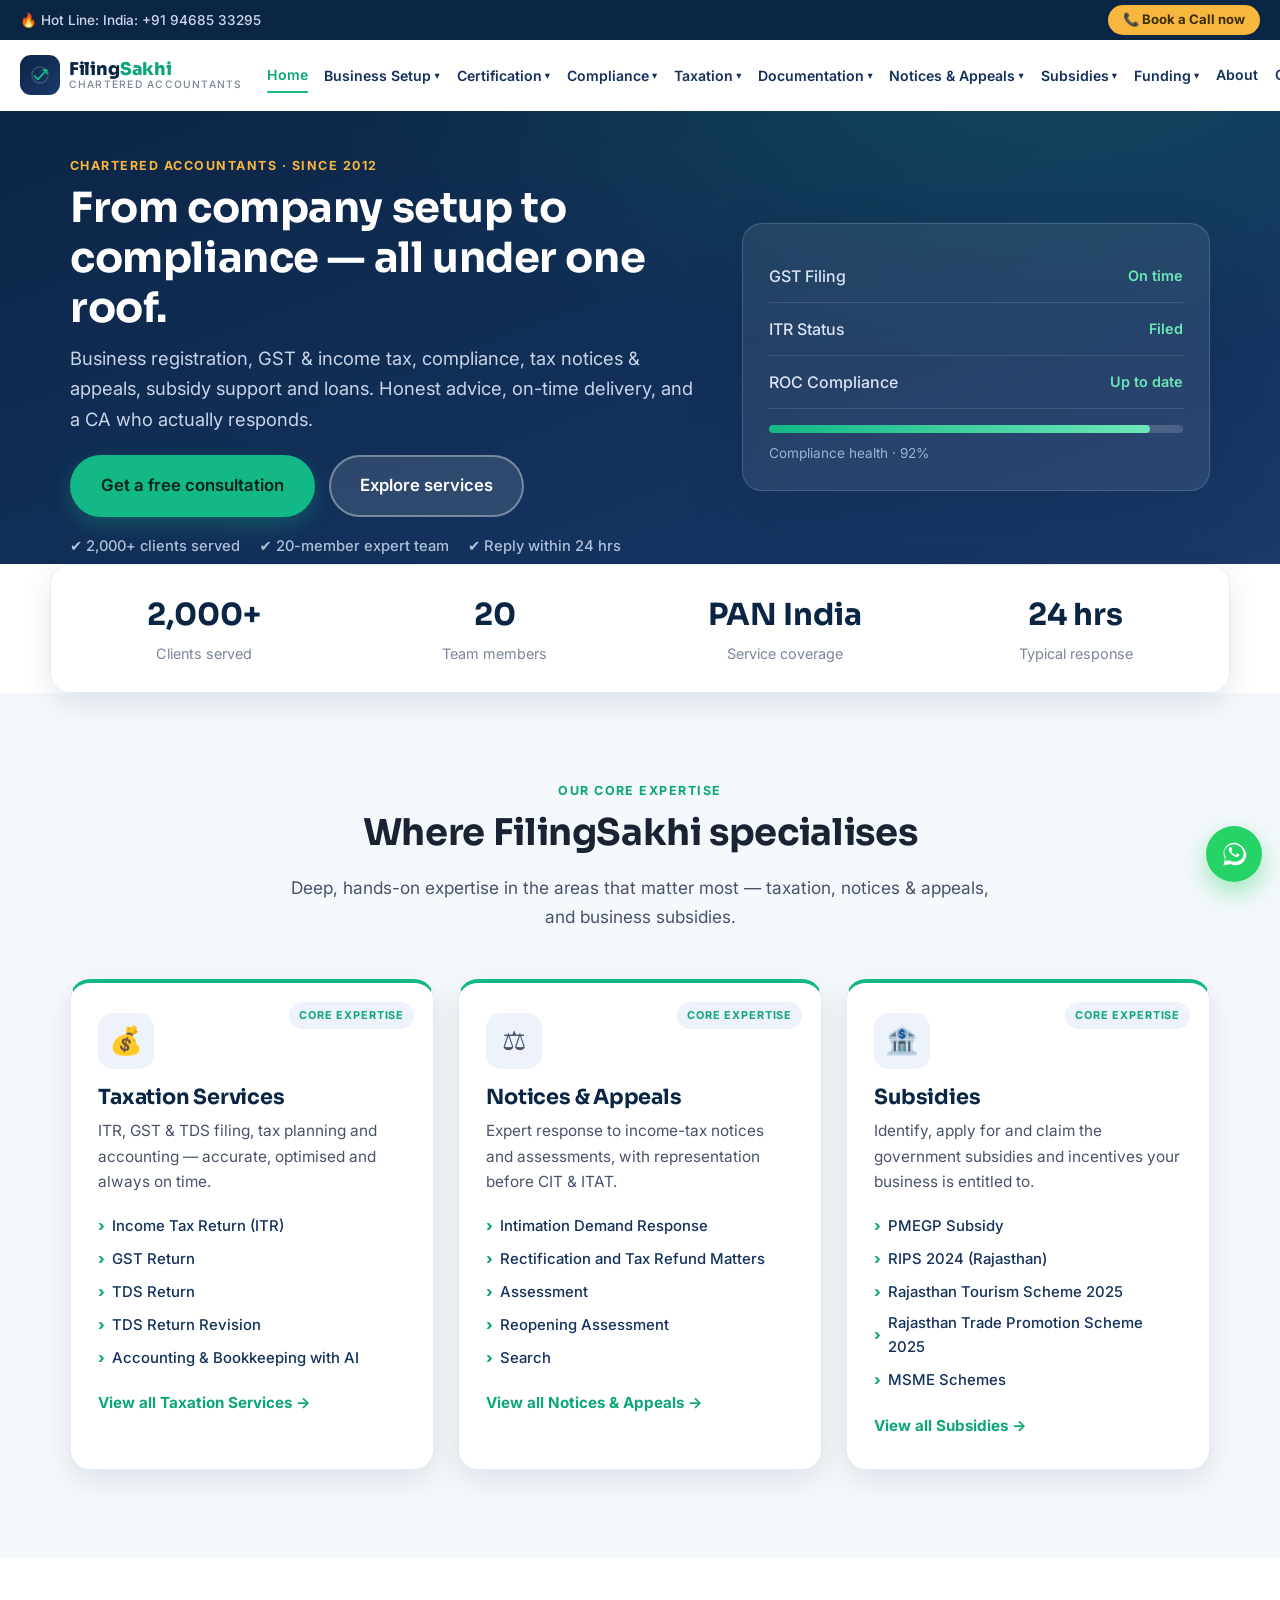
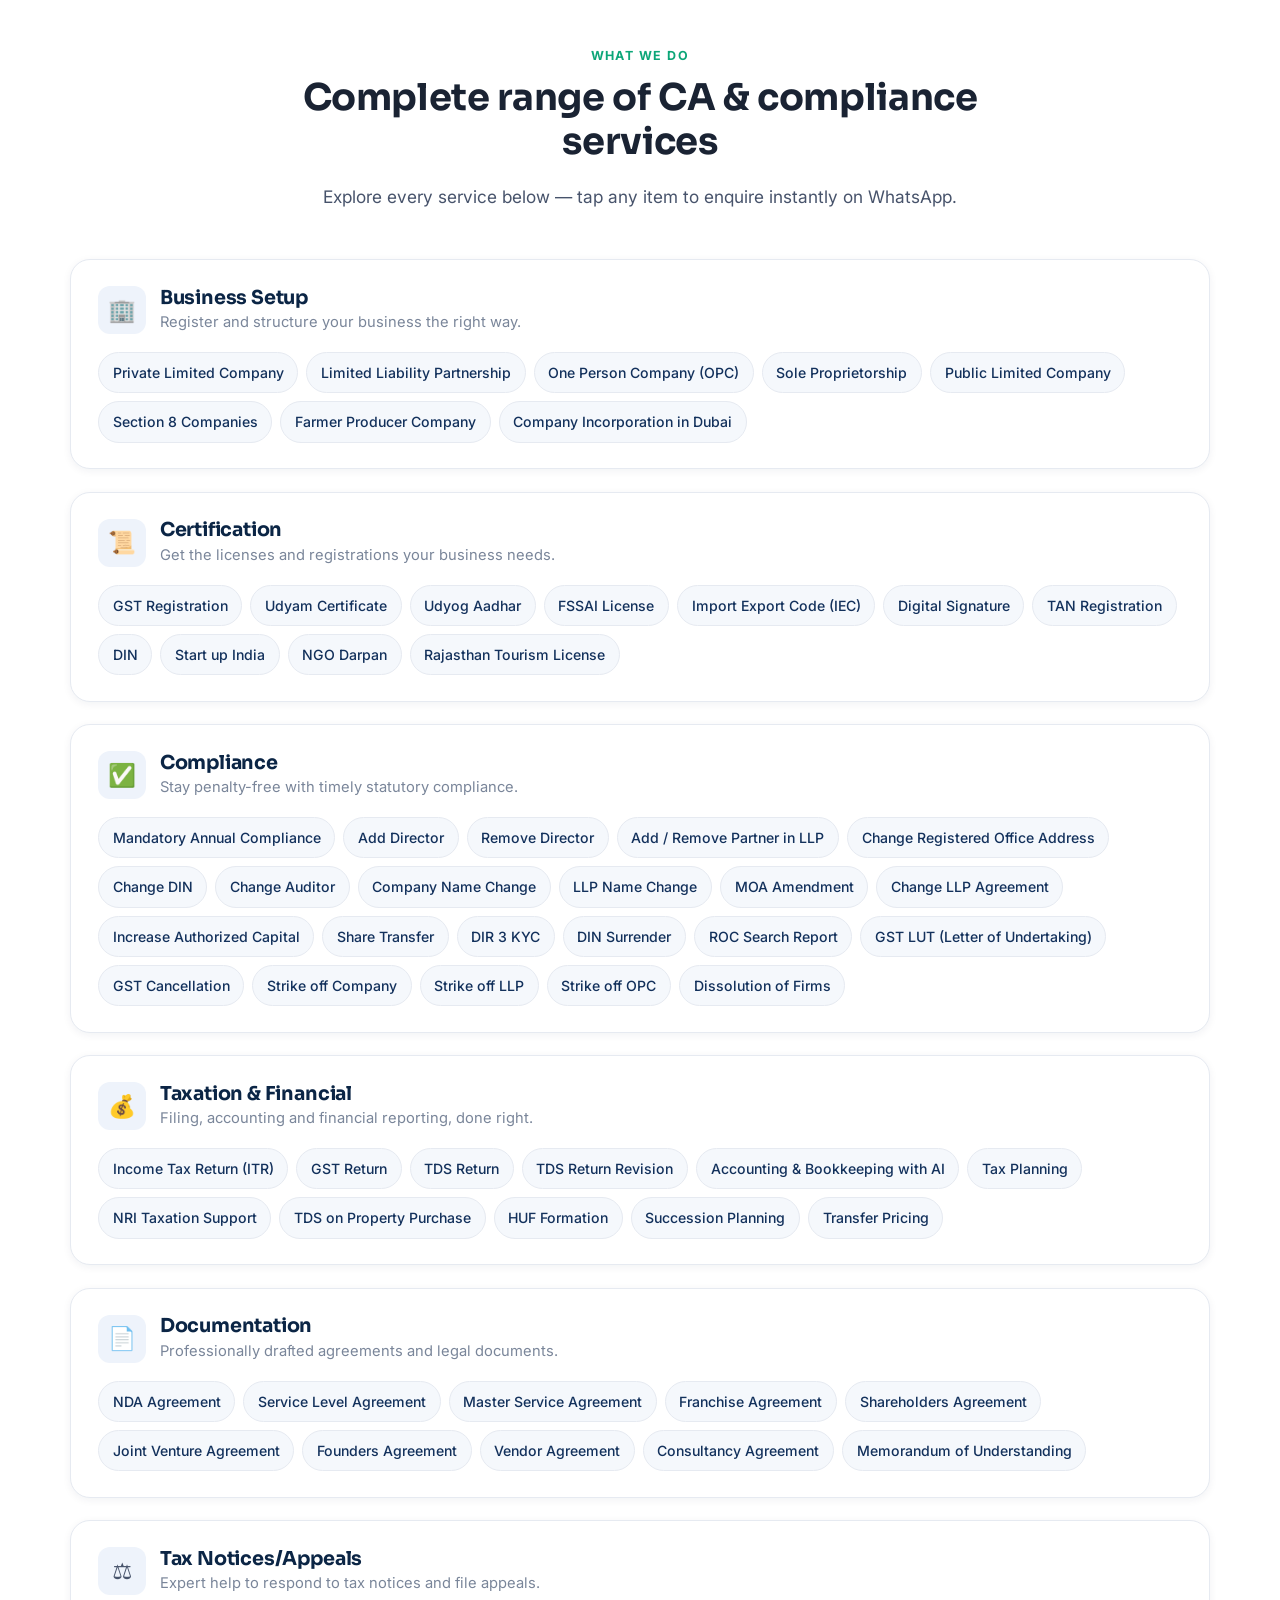
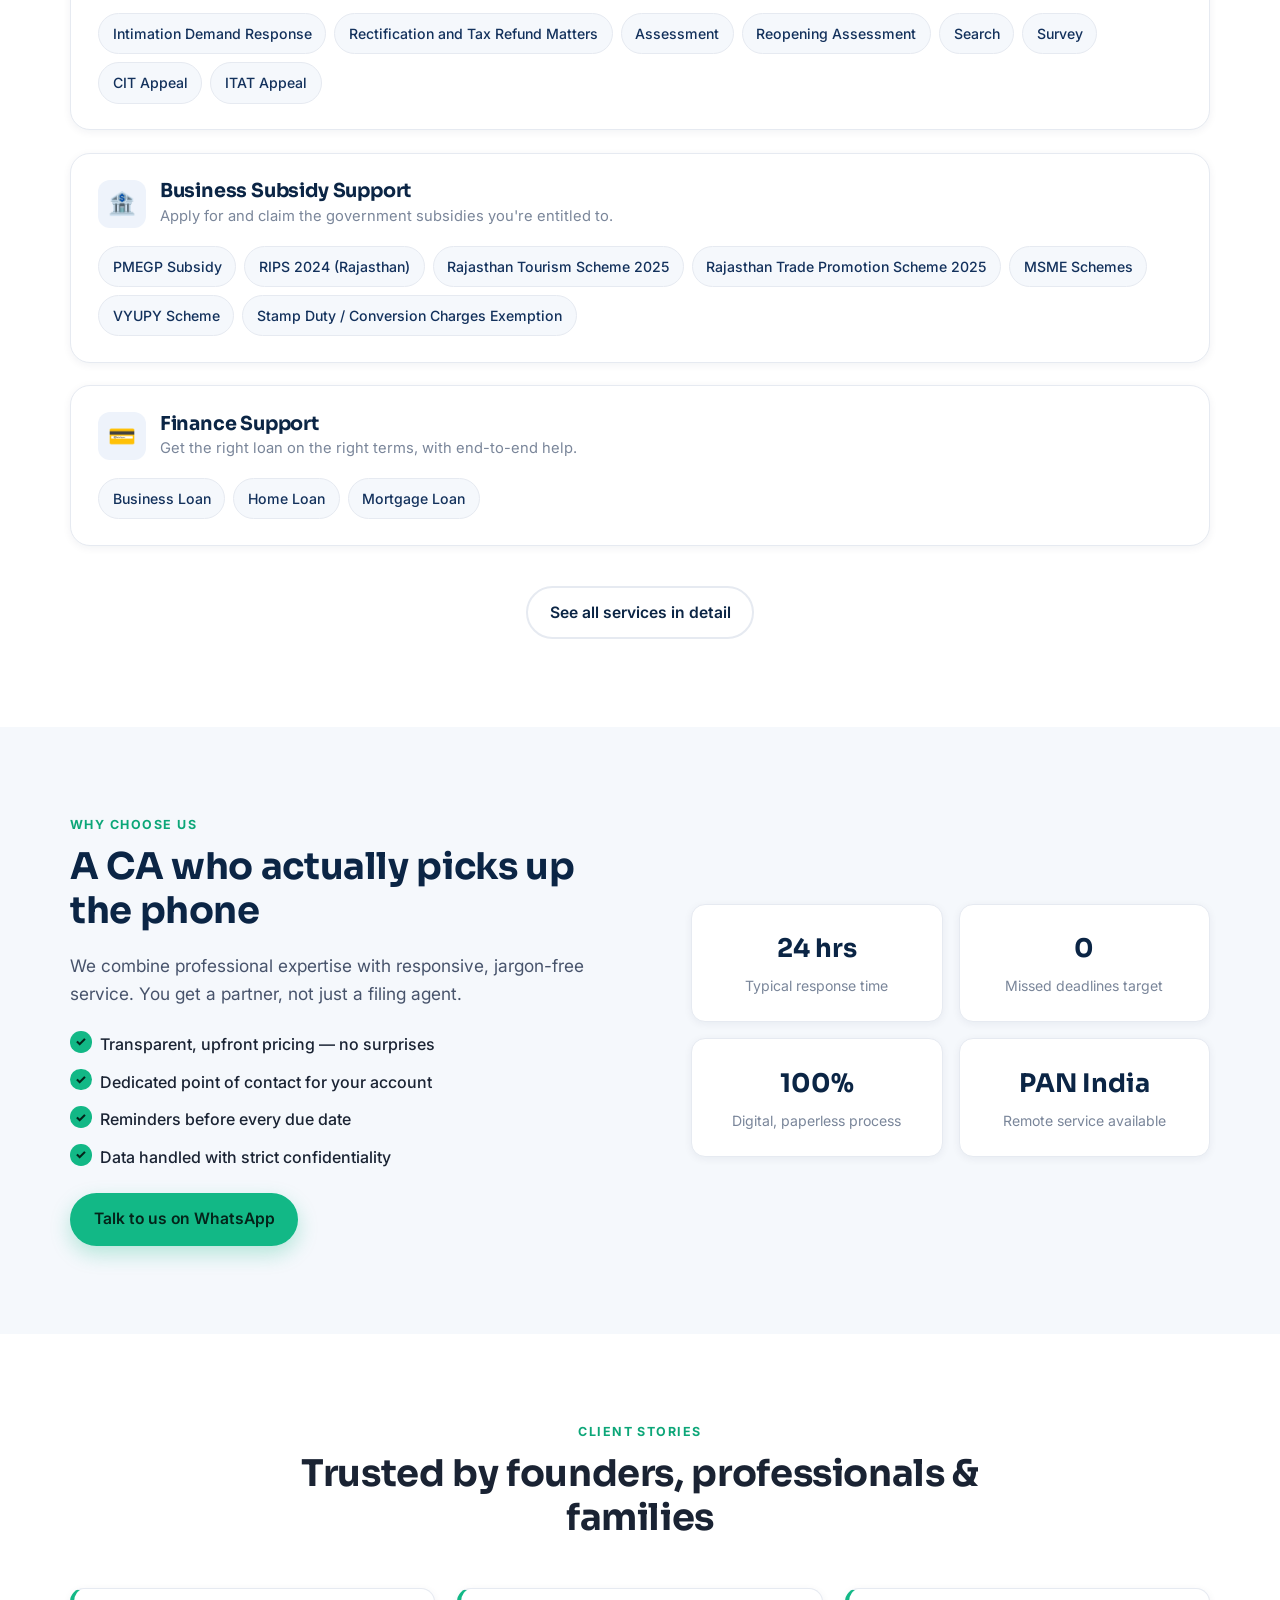
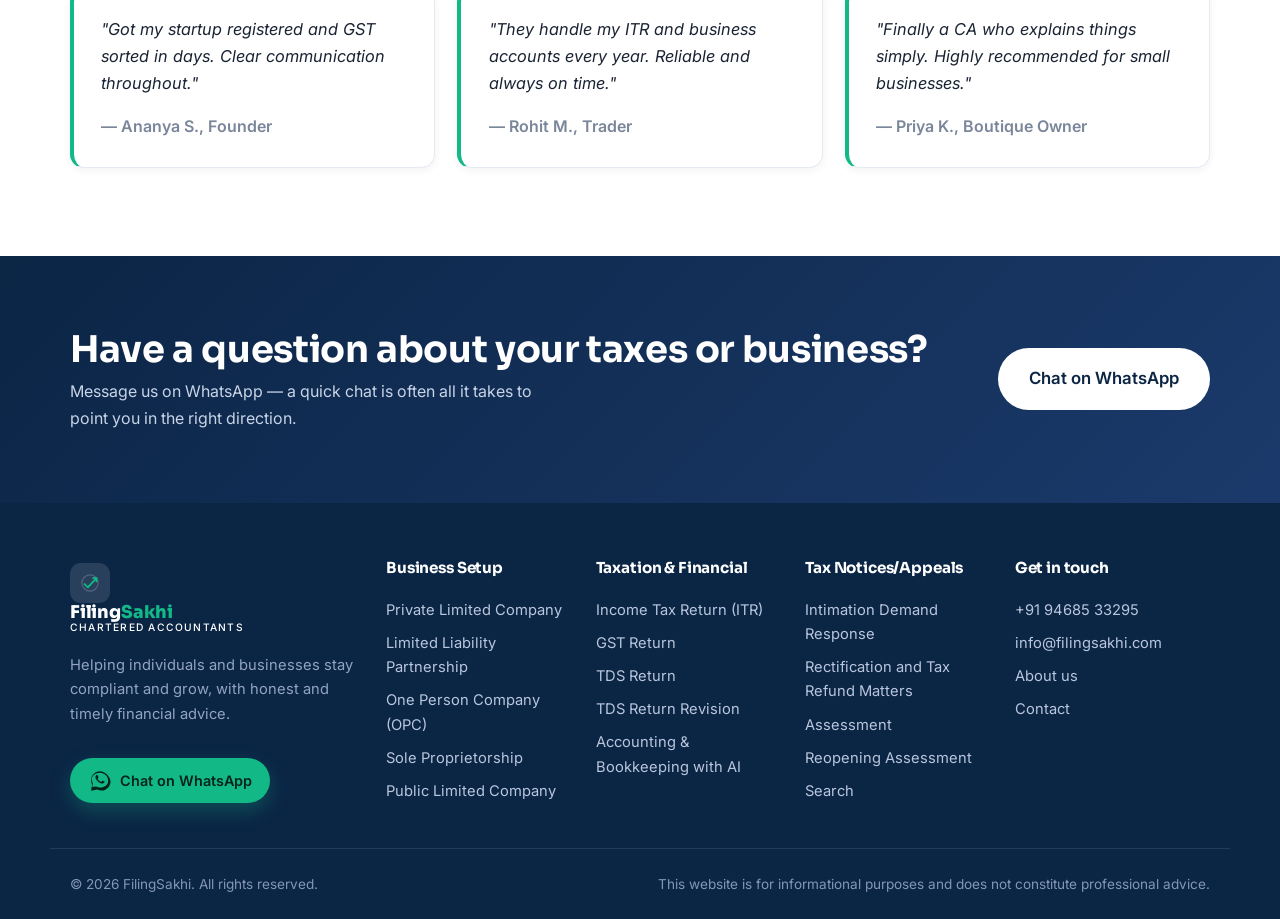
<file: index.html>
<!DOCTYPE html>
<html lang="en-IN">
<head>
  <meta charset="UTF-8" />
  <meta name="viewport" content="width=device-width, initial-scale=1.0" />
  <title>FilingSakhi — Chartered Accountants | GST, ITR, Company Registration</title>
  <meta name="description" content="Trusted Chartered Accountants in India. Business setup, GST & income tax filing, company & LLP registration, compliance, tax notices & appeals, subsidy support, loans, accounting and audit." />
  <meta name="theme-color" content="#0b2545" />
  <link rel="icon" href="assets/favicon.svg" type="image/svg+xml" />
  <link rel="preconnect" href="https://fonts.googleapis.com" />
  <link rel="preconnect" href="https://fonts.gstatic.com" crossorigin />
  <link href="https://fonts.googleapis.com/css2?family=Inter:wght@400;500;600;700;800&family=Sora:wght@600;700;800&display=swap" rel="stylesheet" />
  <link rel="stylesheet" href="assets/css/style.css" />
</head>
<body>
  <header class="site-header" id="site-header-root"></header>

  <main>
    <!-- Hero -->
    <section class="hero">
      <div class="container hero-inner">
        <div class="hero-copy">
          <p class="eyebrow">Chartered Accountants · Since 2012</p>
          <h1>From company setup to compliance — all under one roof.</h1>
          <p class="lead">Business registration, GST & income tax, compliance, tax notices & appeals, subsidy support and loans. Honest advice, on-time delivery, and a CA who actually responds.</p>
          <div class="hero-actions">
            <a class="btn btn-primary btn-lg" data-wa href="#">Get a free consultation</a>
            <a class="btn btn-ghost btn-lg" href="services.html">Explore services</a>
          </div>
          <ul class="hero-badges">
            <li>✔ 2,000+ clients served</li>
            <li>✔ 20-member expert team</li>
            <li>✔ Reply within 24 hrs</li>
          </ul>
        </div>
        <div class="hero-card" aria-hidden="true">
          <div class="hc-row"><span>GST Filing</span><span class="ok">On time</span></div>
          <div class="hc-row"><span>ITR Status</span><span class="ok">Filed</span></div>
          <div class="hc-row"><span>ROC Compliance</span><span class="ok">Up to date</span></div>
          <div class="hc-bar"><i style="width:92%"></i></div>
          <p class="hc-note">Compliance health · 92%</p>
        </div>
      </div>
    </section>

    <!-- Trust strip -->
    <section class="stats">
      <div class="container stats-grid">
        <div><strong>2,000+</strong><span>Clients served</span></div>
        <div><strong>20</strong><span>Team members</span></div>
        <div><strong>PAN India</strong><span>Service coverage</span></div>
        <div><strong>24 hrs</strong><span>Typical response</span></div>
      </div>
    </section>

    <!-- Core expertise highlight -->
    <section class="section section-alt">
      <div class="container">
        <div class="section-head">
          <p class="eyebrow">Our core expertise</p>
          <h2>Where FilingSakhi specialises</h2>
          <p class="section-sub">Deep, hands-on expertise in the areas that matter most — taxation, notices &amp; appeals, and business subsidies.</p>
        </div>
        <div id="core-expertise" class="core-grid"></div>
      </div>
    </section>

    <!-- Services showcase (all categories + sub-services, rendered from MENU) -->
    <section class="section">
      <div class="container">
        <div class="section-head">
          <p class="eyebrow">What we do</p>
          <h2>Complete range of CA &amp; compliance services</h2>
          <p class="section-sub">Explore every service below — tap any item to enquire instantly on WhatsApp.</p>
        </div>
        <div id="home-services" class="services-showcase"></div>
        <div class="center">
          <a href="services.html" class="btn btn-outline">See all services in detail</a>
        </div>
      </div>
    </section>

    <!-- Why us -->
    <section class="section section-alt">
      <div class="container split">
        <div class="split-copy">
          <p class="eyebrow">Why choose us</p>
          <h2>A CA who actually picks up the phone</h2>
          <p class="section-sub">We combine professional expertise with responsive, jargon-free service. You get a partner, not just a filing agent.</p>
          <ul class="checklist">
            <li>Transparent, upfront pricing — no surprises</li>
            <li>Dedicated point of contact for your account</li>
            <li>Reminders before every due date</li>
            <li>Data handled with strict confidentiality</li>
          </ul>
          <a class="btn btn-primary" data-wa href="#">Talk to us on WhatsApp</a>
        </div>
        <div class="split-media">
          <div class="feature-tile"><strong>24 hrs</strong><span>Typical response time</span></div>
          <div class="feature-tile"><strong>0</strong><span>Missed deadlines target</span></div>
          <div class="feature-tile"><strong>100%</strong><span>Digital, paperless process</span></div>
          <div class="feature-tile"><strong>PAN&nbsp;India</strong><span>Remote service available</span></div>
        </div>
      </div>
    </section>

    <!-- Testimonials -->
    <section class="section">
      <div class="container">
        <div class="section-head">
          <p class="eyebrow">Client stories</p>
          <h2>Trusted by founders, professionals &amp; families</h2>
        </div>
        <div class="cards">
          <blockquote class="quote">
            <p>"Got my startup registered and GST sorted in days. Clear communication throughout."</p>
            <footer>— Ananya S., Founder</footer>
          </blockquote>
          <blockquote class="quote">
            <p>"They handle my ITR and business accounts every year. Reliable and always on time."</p>
            <footer>— Rohit M., Trader</footer>
          </blockquote>
          <blockquote class="quote">
            <p>"Finally a CA who explains things simply. Highly recommended for small businesses."</p>
            <footer>— Priya K., Boutique Owner</footer>
          </blockquote>
        </div>
      </div>
    </section>

    <!-- CTA -->
    <section class="cta">
      <div class="container cta-inner">
        <div>
          <h2>Have a question about your taxes or business?</h2>
          <p>Message us on WhatsApp — a quick chat is often all it takes to point you in the right direction.</p>
        </div>
        <a class="btn btn-white btn-lg" data-wa href="#">Chat on WhatsApp</a>
      </div>
    </section>
  </main>

  <footer class="site-footer" id="site-footer-root"></footer>

  <a class="wa-float" data-wa href="#" aria-label="Chat on WhatsApp" title="Chat on WhatsApp">
    <svg viewBox="0 0 32 32" width="28" height="28" fill="currentColor" aria-hidden="true"><path d="M16 3C9.4 3 4 8.4 4 15c0 2.1.6 4.1 1.6 5.9L4 29l8.3-1.6c1.7.9 3.6 1.4 5.7 1.4 6.6 0 12-5.4 12-12S22.6 3 16 3zm0 21.8c-1.8 0-3.5-.5-5-1.4l-.4-.2-4.9.9.9-4.8-.2-.4c-1-1.6-1.5-3.4-1.5-5.3C4.9 9.5 9.9 4.9 16 4.9c6 0 10.9 4.9 10.9 10.9S22 24.8 16 24.8zm6-8.2c-.3-.2-1.9-1-2.2-1.1-.3-.1-.5-.2-.7.2s-.8 1.1-1 1.3c-.2.2-.4.2-.7.1-.3-.2-1.4-.5-2.6-1.6-1-.9-1.6-1.9-1.8-2.3-.2-.3 0-.5.1-.7l.5-.6c.2-.2.2-.3.3-.5.1-.2 0-.4 0-.6l-.9-2.2c-.2-.6-.5-.5-.7-.5h-.6c-.2 0-.5.1-.8.4-.3.3-1 1-1 2.5s1.1 2.9 1.2 3.1c.2.2 2.1 3.2 5.1 4.5.7.3 1.3.5 1.7.6.7.2 1.4.2 1.9.1.6-.1 1.9-.8 2.1-1.5.3-.7.3-1.4.2-1.5-.1-.2-.3-.2-.6-.4z"/></svg>
  </a>

  <script src="assets/js/main.js"></script>
</body>
</html>
</file>
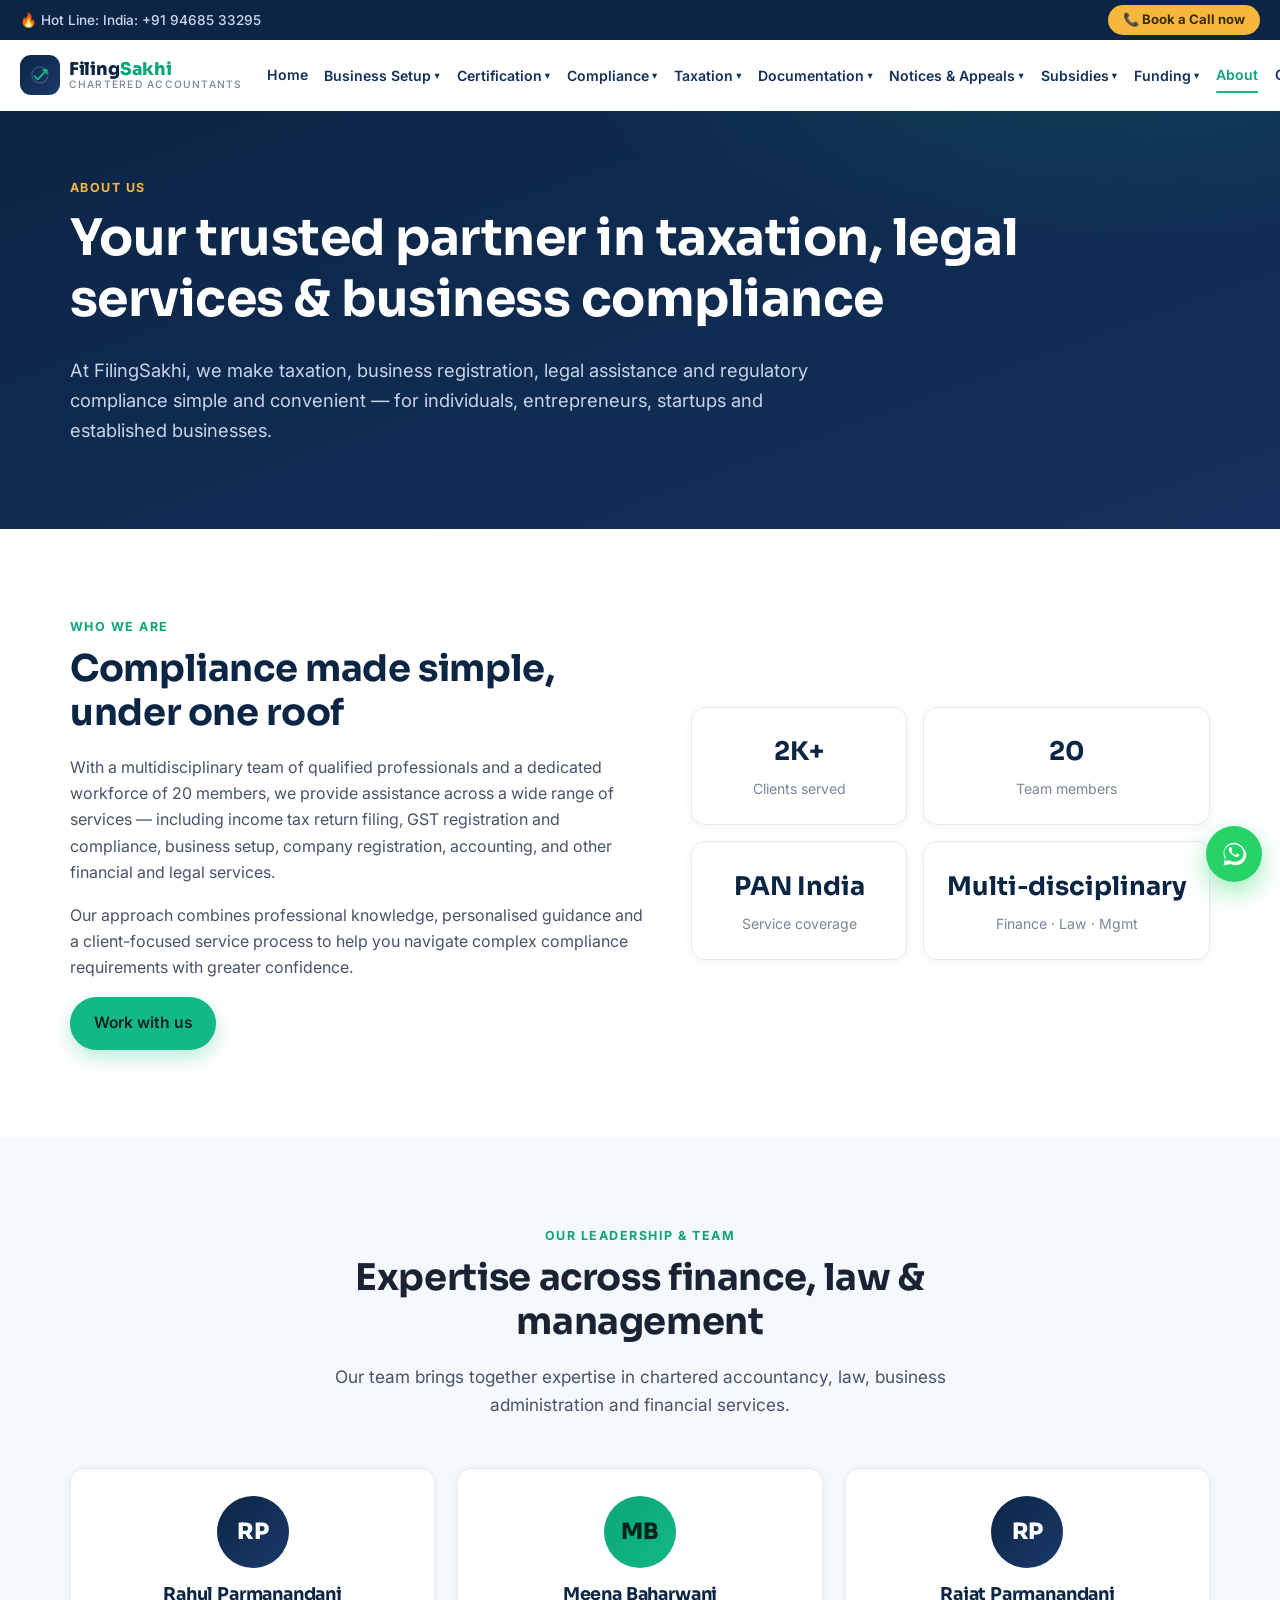
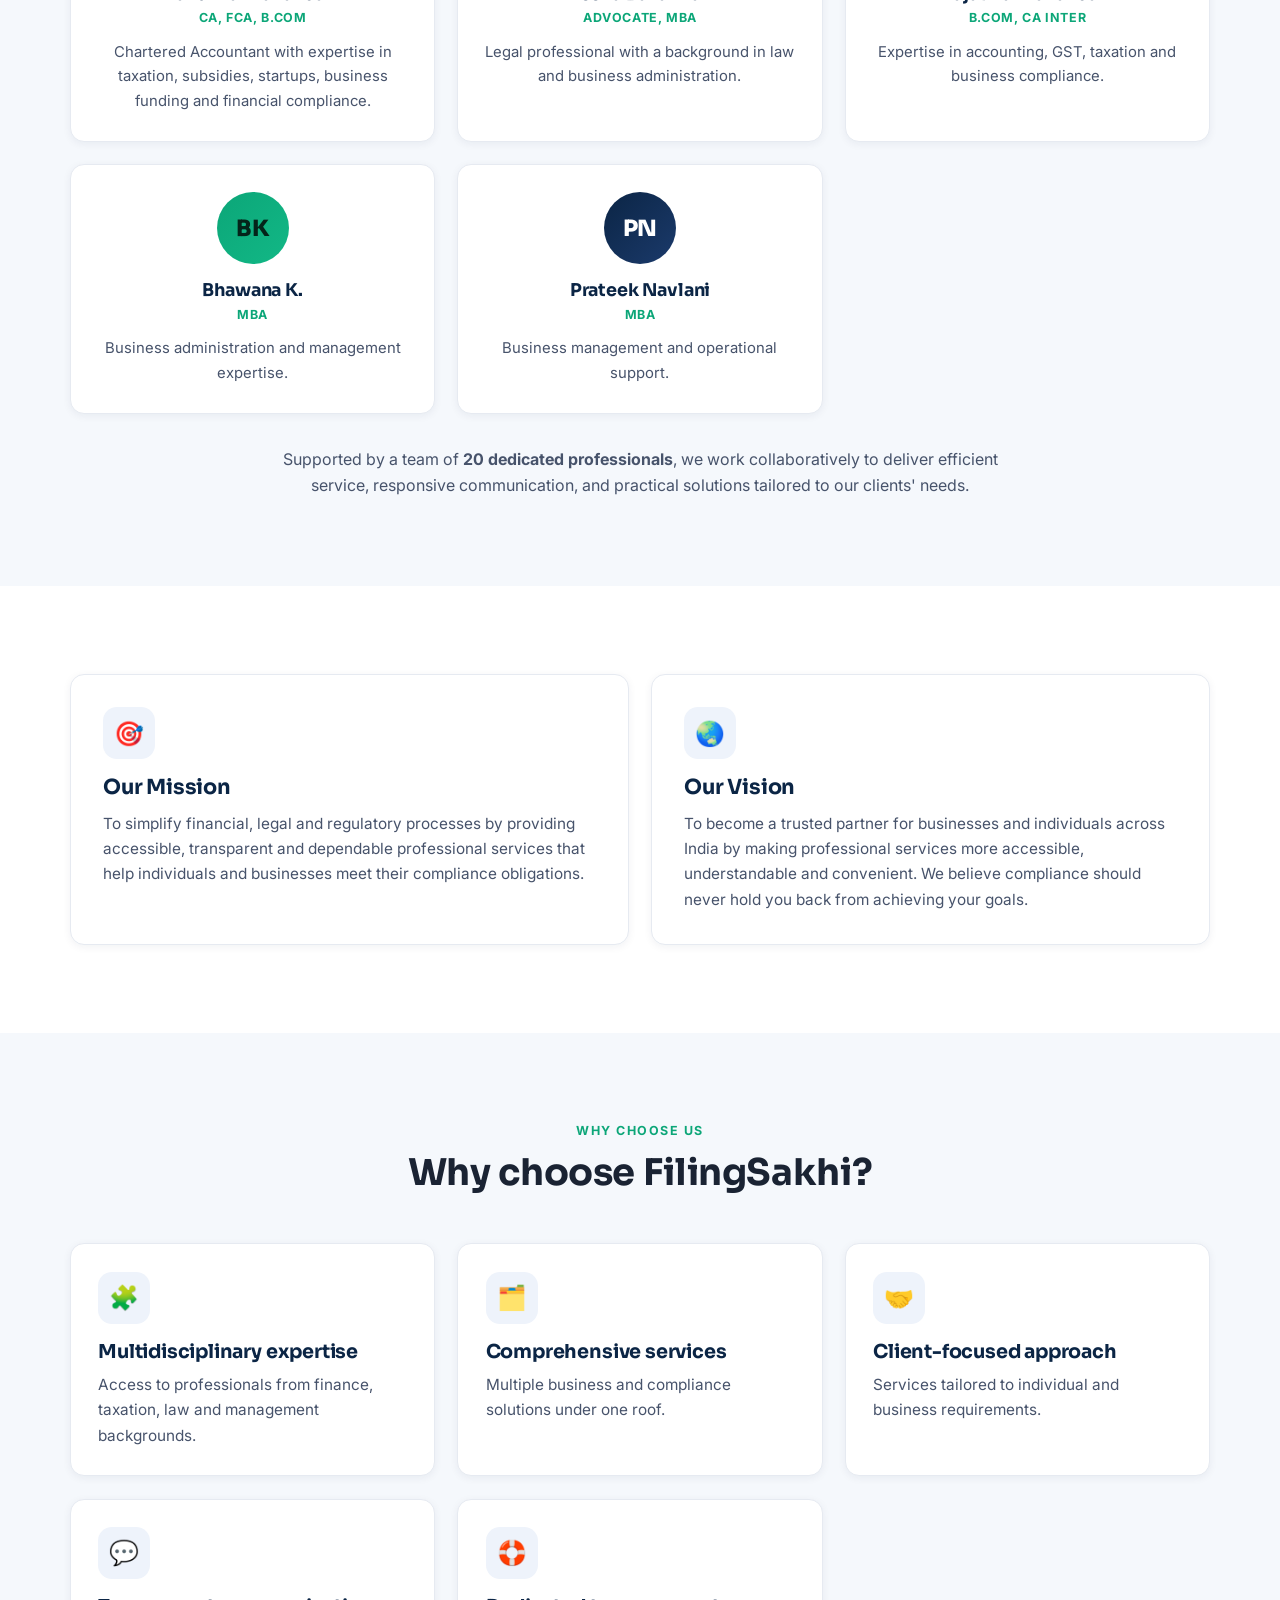
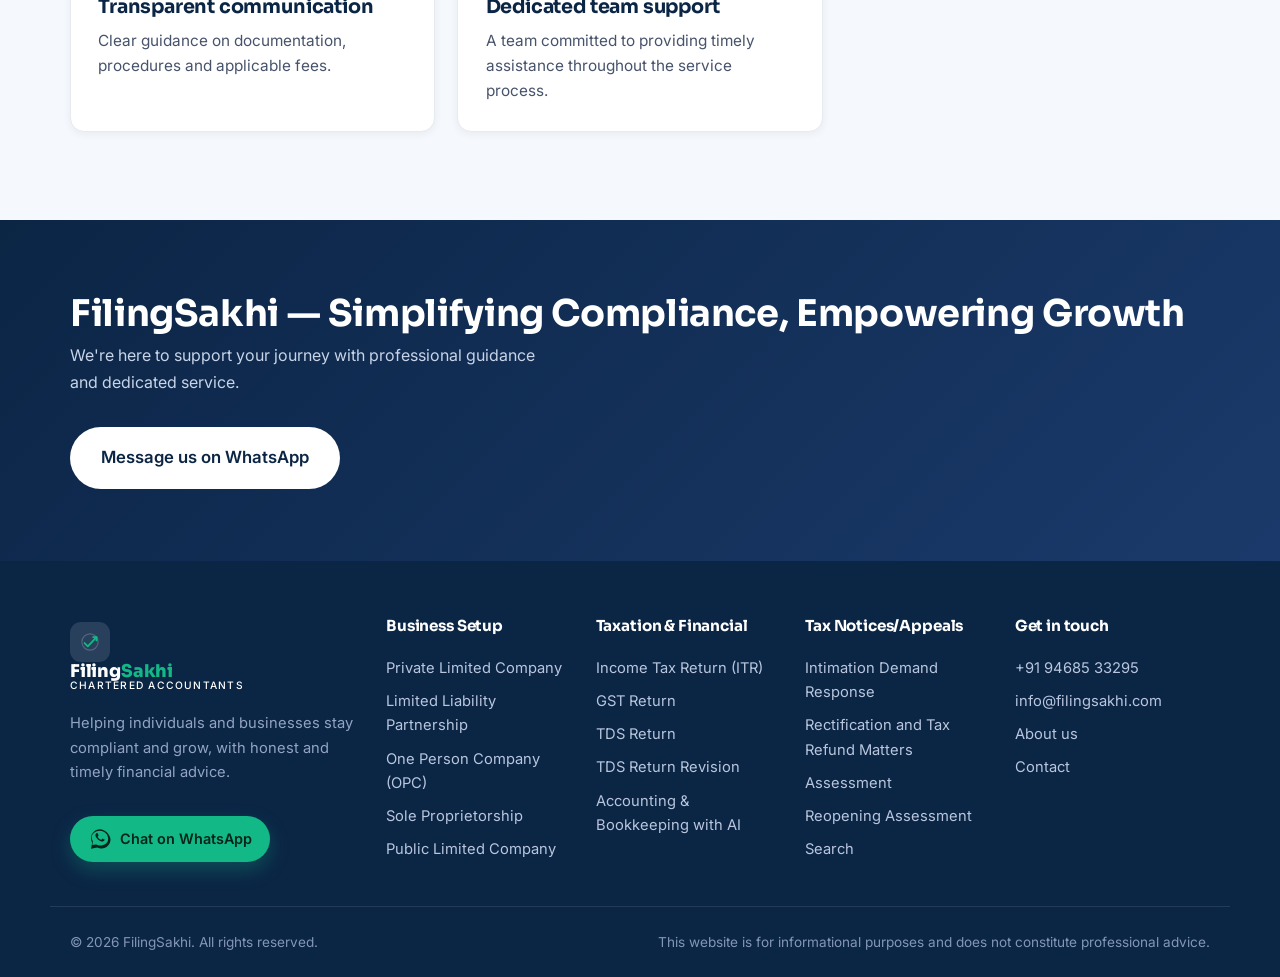
<file: about.html>
<!DOCTYPE html>
<html lang="en-IN">
<head>
  <meta charset="UTF-8" />
  <meta name="viewport" content="width=device-width, initial-scale=1.0" />
  <title>About — FilingSakhi | Chartered Accountants</title>
  <meta name="description" content="About FilingSakhi — a multidisciplinary team of 20+ professionals in taxation, law and business, serving 2,000+ clients across India with tax, compliance, legal and advisory services." />
  <meta name="theme-color" content="#0b2545" />
  <link rel="icon" href="assets/favicon.svg" type="image/svg+xml" />
  <link rel="preconnect" href="https://fonts.googleapis.com" />
  <link rel="preconnect" href="https://fonts.gstatic.com" crossorigin />
  <link href="https://fonts.googleapis.com/css2?family=Inter:wght@400;500;600;700;800&family=Sora:wght@600;700;800&display=swap" rel="stylesheet" />
  <link rel="stylesheet" href="assets/css/style.css" />
</head>
<body>
  <header class="site-header" id="site-header-root"></header>

  <main>
    <section class="page-hero">
      <div class="container">
        <p class="eyebrow">About us</p>
        <h1>Your trusted partner in taxation, legal services &amp; business compliance</h1>
        <p class="lead">At FilingSakhi, we make taxation, business registration, legal assistance and regulatory compliance simple and convenient — for individuals, entrepreneurs, startups and established businesses.</p>
      </div>
    </section>

    <section class="section">
      <div class="container split">
        <div class="split-copy">
          <p class="eyebrow">Who we are</p>
          <h2>Compliance made simple, under one roof</h2>
          <p>With a multidisciplinary team of qualified professionals and a dedicated workforce of 20 members, we provide assistance across a wide range of services — including income tax return filing, GST registration and compliance, business setup, company registration, accounting, and other financial and legal services.</p>
          <p>Our approach combines professional knowledge, personalised guidance and a client-focused service process to help you navigate complex compliance requirements with greater confidence.</p>
          <a class="btn btn-primary" data-wa href="#">Work with us</a>
        </div>
        <div class="split-media">
          <div class="feature-tile"><strong>2K+</strong><span>Clients served</span></div>
          <div class="feature-tile"><strong>20</strong><span>Team members</span></div>
          <div class="feature-tile"><strong>PAN India</strong><span>Service coverage</span></div>
          <div class="feature-tile"><strong>Multi&#8209;disciplinary</strong><span>Finance · Law · Mgmt</span></div>
        </div>
      </div>
    </section>

    <section class="section section-alt">
      <div class="container">
        <div class="section-head">
          <p class="eyebrow">Our leadership &amp; team</p>
          <h2>Expertise across finance, law &amp; management</h2>
          <p class="section-sub">Our team brings together expertise in chartered accountancy, law, business administration and financial services.</p>
        </div>
        <div class="team-grid">
          <article class="team-card">
            <div class="avatar">RP</div>
            <h3>Rahul Parmanandani</h3>
            <p class="creds">CA, FCA, B.Com</p>
            <p>Chartered Accountant with expertise in taxation, subsidies, startups, business funding and financial compliance.</p>
          </article>
          <article class="team-card">
            <div class="avatar">MB</div>
            <h3>Meena Baharwani</h3>
            <p class="creds">Advocate, MBA</p>
            <p>Legal professional with a background in law and business administration.</p>
          </article>
          <article class="team-card">
            <div class="avatar">RP</div>
            <h3>Rajat Parmanandani</h3>
            <p class="creds">B.Com, CA Inter</p>
            <p>Expertise in accounting, GST, taxation and business compliance.</p>
          </article>
          <article class="team-card">
            <div class="avatar">BK</div>
            <h3>Bhawana K.</h3>
            <p class="creds">MBA</p>
            <p>Business administration and management expertise.</p>
          </article>
          <article class="team-card">
            <div class="avatar">PN</div>
            <h3>Prateek Navlani</h3>
            <p class="creds">MBA</p>
            <p>Business management and operational support.</p>
          </article>
        </div>
        <p class="team-note">Supported by a team of <strong>20 dedicated professionals</strong>, we work collaboratively to deliver efficient service, responsive communication, and practical solutions tailored to our clients' needs.</p>
      </div>
    </section>

    <section class="section">
      <div class="container">
        <div class="duo">
          <article class="card duo-card">
            <div class="card-icon">🎯</div>
            <h3>Our Mission</h3>
            <p>To simplify financial, legal and regulatory processes by providing accessible, transparent and dependable professional services that help individuals and businesses meet their compliance obligations.</p>
          </article>
          <article class="card duo-card">
            <div class="card-icon">🌏</div>
            <h3>Our Vision</h3>
            <p>To become a trusted partner for businesses and individuals across India by making professional services more accessible, understandable and convenient. We believe compliance should never hold you back from achieving your goals.</p>
          </article>
        </div>
      </div>
    </section>

    <section class="section section-alt">
      <div class="container">
        <div class="section-head">
          <p class="eyebrow">Why choose us</p>
          <h2>Why choose FilingSakhi?</h2>
        </div>
        <div class="cards">
          <article class="card">
            <div class="card-icon">🧩</div>
            <h3>Multidisciplinary expertise</h3>
            <p>Access to professionals from finance, taxation, law and management backgrounds.</p>
          </article>
          <article class="card">
            <div class="card-icon">🗂️</div>
            <h3>Comprehensive services</h3>
            <p>Multiple business and compliance solutions under one roof.</p>
          </article>
          <article class="card">
            <div class="card-icon">🤝</div>
            <h3>Client-focused approach</h3>
            <p>Services tailored to individual and business requirements.</p>
          </article>
          <article class="card">
            <div class="card-icon">💬</div>
            <h3>Transparent communication</h3>
            <p>Clear guidance on documentation, procedures and applicable fees.</p>
          </article>
          <article class="card">
            <div class="card-icon">🛟</div>
            <h3>Dedicated team support</h3>
            <p>A team committed to providing timely assistance throughout the service process.</p>
          </article>
        </div>
      </div>
    </section>

    <section class="cta">
      <div class="container cta-inner">
        <div>
          <h2>FilingSakhi — Simplifying Compliance, Empowering Growth</h2>
          <p>We're here to support your journey with professional guidance and dedicated service.</p>
        </div>
        <a class="btn btn-white btn-lg" data-wa href="#">Message us on WhatsApp</a>
      </div>
    </section>
  </main>

  <footer class="site-footer" id="site-footer-root"></footer>

  <a class="wa-float" data-wa href="#" aria-label="Chat on WhatsApp" title="Chat on WhatsApp">
    <svg viewBox="0 0 32 32" width="28" height="28" fill="currentColor" aria-hidden="true"><path d="M16 3C9.4 3 4 8.4 4 15c0 2.1.6 4.1 1.6 5.9L4 29l8.3-1.6c1.7.9 3.6 1.4 5.7 1.4 6.6 0 12-5.4 12-12S22.6 3 16 3zm0 21.8c-1.8 0-3.5-.5-5-1.4l-.4-.2-4.9.9.9-4.8-.2-.4c-1-1.6-1.5-3.4-1.5-5.3C4.9 9.5 9.9 4.9 16 4.9c6 0 10.9 4.9 10.9 10.9S22 24.8 16 24.8zm6-8.2c-.3-.2-1.9-1-2.2-1.1-.3-.1-.5-.2-.7.2s-.8 1.1-1 1.3c-.2.2-.4.2-.7.1-.3-.2-1.4-.5-2.6-1.6-1-.9-1.6-1.9-1.8-2.3-.2-.3 0-.5.1-.7l.5-.6c.2-.2.2-.3.3-.5.1-.2 0-.4 0-.6l-.9-2.2c-.2-.6-.5-.5-.7-.5h-.6c-.2 0-.5.1-.8.4-.3.3-1 1-1 2.5s1.1 2.9 1.2 3.1c.2.2 2.1 3.2 5.1 4.5.7.3 1.3.5 1.7.6.7.2 1.4.2 1.9.1.6-.1 1.9-.8 2.1-1.5.3-.7.3-1.4.2-1.5-.1-.2-.3-.2-.6-.4z"/></svg>
  </a>

  <script src="assets/js/main.js"></script>
</body>
</html>
</file>
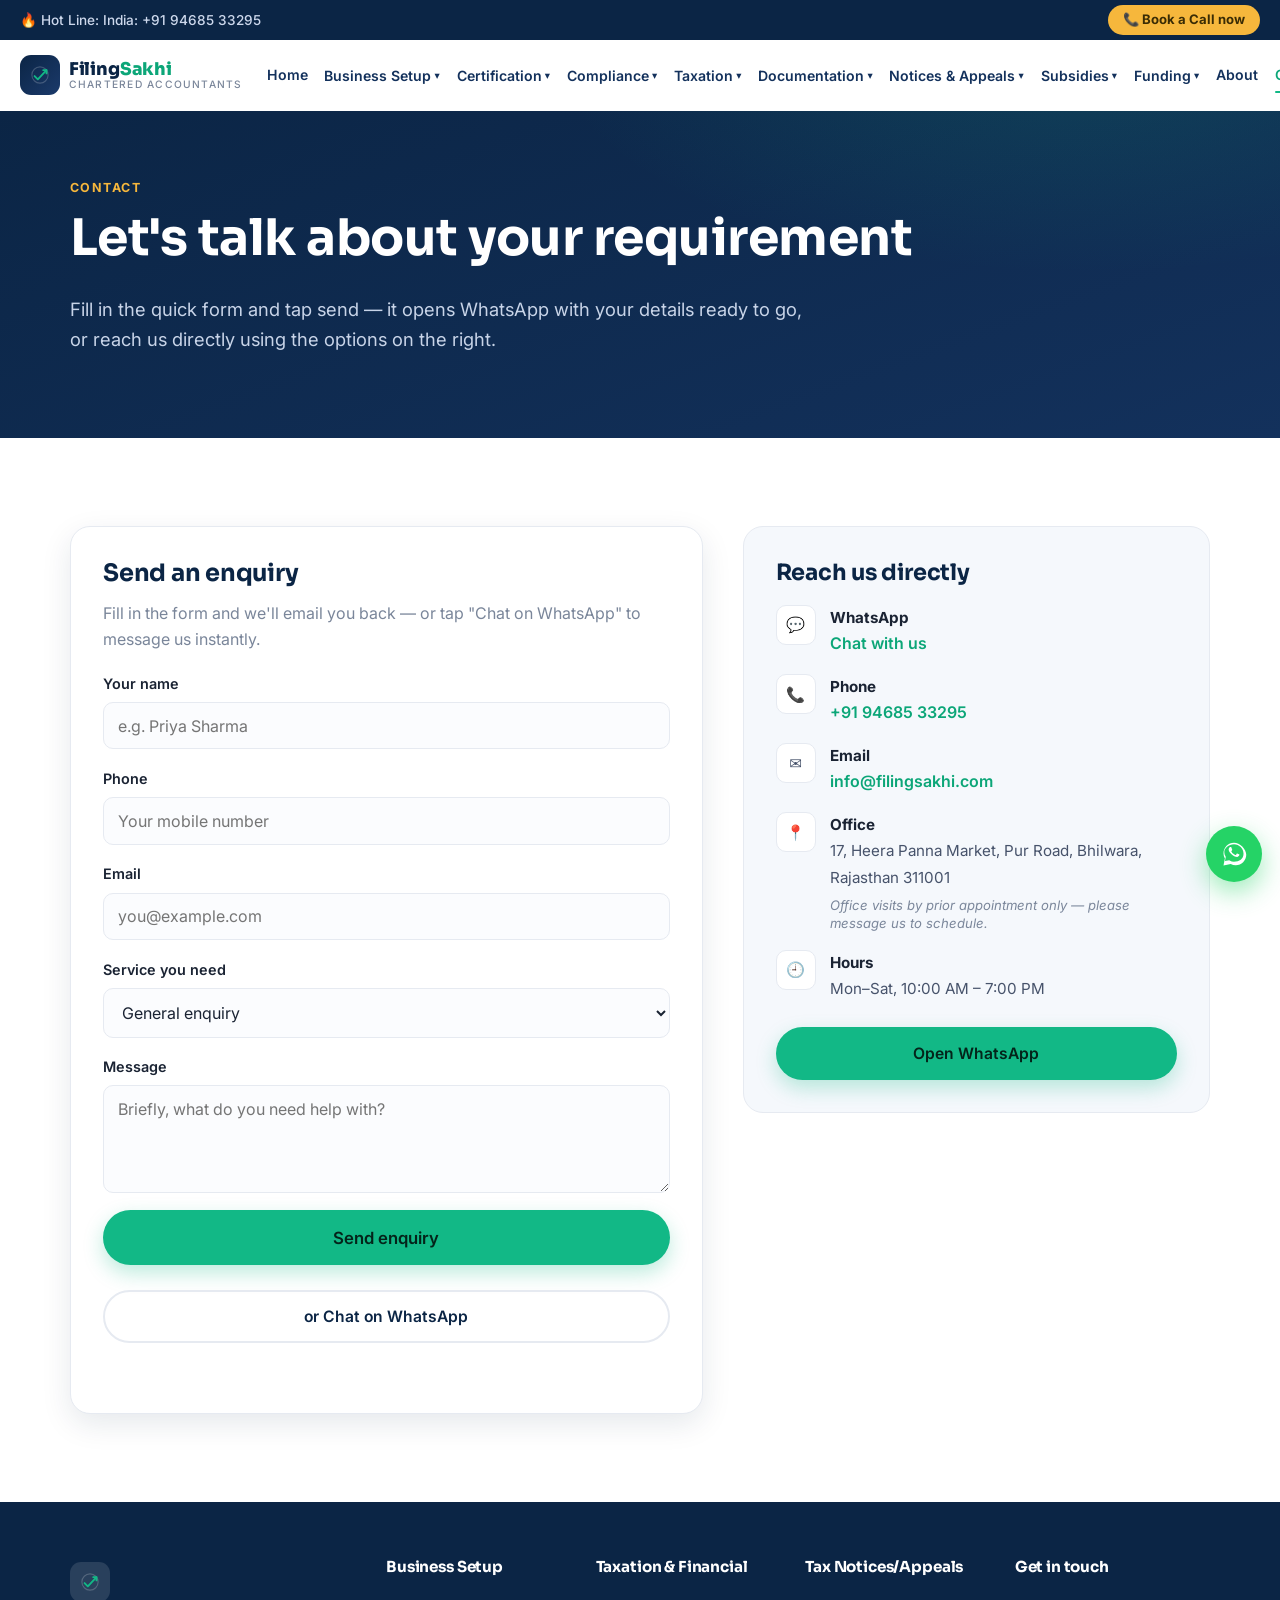
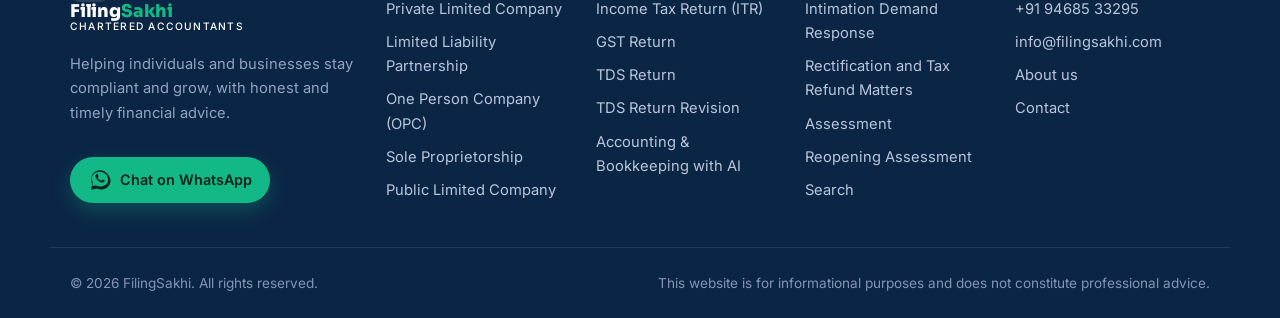
<file: contact.html>
<!DOCTYPE html>
<html lang="en-IN">
<head>
  <meta charset="UTF-8" />
  <meta name="viewport" content="width=device-width, initial-scale=1.0" />
  <title>Contact — FilingSakhi | Chartered Accountants</title>
  <meta name="description" content="Contact FilingSakhi. Send your enquiry on WhatsApp and get a quick response for GST, income tax, company registration, compliance and accounting services." />
  <meta name="theme-color" content="#0b2545" />
  <link rel="icon" href="assets/favicon.svg" type="image/svg+xml" />
  <link rel="preconnect" href="https://fonts.googleapis.com" />
  <link rel="preconnect" href="https://fonts.gstatic.com" crossorigin />
  <link href="https://fonts.googleapis.com/css2?family=Inter:wght@400;500;600;700;800&family=Sora:wght@600;700;800&display=swap" rel="stylesheet" />
  <link rel="stylesheet" href="assets/css/style.css" />
</head>
<body>
  <header class="site-header" id="site-header-root"></header>

  <main>
    <section class="page-hero">
      <div class="container">
        <p class="eyebrow">Contact</p>
        <h1>Let's talk about your requirement</h1>
        <p class="lead">Fill in the quick form and tap send — it opens WhatsApp with your details ready to go, or reach us directly using the options on the right.</p>
      </div>
    </section>

    <section class="section">
      <div class="container contact-layout">
        <!-- WhatsApp enquiry form -->
        <div class="contact-form-wrap">
          <h2>Send an enquiry</h2>
          <p class="muted">Fill in the form and we'll email you back — or tap "Chat on WhatsApp" to message us instantly.</p>
          <div id="contact-form"></div>
        </div>

        <!-- Contact details -->
        <aside class="contact-info">
          <h2>Reach us directly</h2>
          <ul class="info-list">
            <li>
              <span class="info-ico">💬</span>
              <div><strong>WhatsApp</strong><a data-wa href="#">Chat with us</a></div>
            </li>
            <li>
              <span class="info-ico">📞</span>
              <div><strong>Phone</strong><a data-tel href="#"></a></div>
            </li>
            <li>
              <span class="info-ico">✉️</span>
              <div><strong>Email</strong><a data-email href="#"></a></div>
            </li>
            <li>
              <span class="info-ico">📍</span>
              <div><strong>Office</strong><span data-cfg-address></span><small class="info-note" data-cfg-visitnote></small></div>
            </li>
            <li>
              <span class="info-ico">🕘</span>
              <div><strong>Hours</strong><span data-cfg-hours></span></div>
            </li>
          </ul>
          <a class="btn btn-primary btn-block" data-wa href="#">Open WhatsApp</a>
        </aside>
      </div>
    </section>
  </main>

  <footer class="site-footer" id="site-footer-root"></footer>

  <a class="wa-float" data-wa href="#" aria-label="Chat on WhatsApp" title="Chat on WhatsApp">
    <svg viewBox="0 0 32 32" width="28" height="28" fill="currentColor" aria-hidden="true"><path d="M16 3C9.4 3 4 8.4 4 15c0 2.1.6 4.1 1.6 5.9L4 29l8.3-1.6c1.7.9 3.6 1.4 5.7 1.4 6.6 0 12-5.4 12-12S22.6 3 16 3zm0 21.8c-1.8 0-3.5-.5-5-1.4l-.4-.2-4.9.9.9-4.8-.2-.4c-1-1.6-1.5-3.4-1.5-5.3C4.9 9.5 9.9 4.9 16 4.9c6 0 10.9 4.9 10.9 10.9S22 24.8 16 24.8zm6-8.2c-.3-.2-1.9-1-2.2-1.1-.3-.1-.5-.2-.7.2s-.8 1.1-1 1.3c-.2.2-.4.2-.7.1-.3-.2-1.4-.5-2.6-1.6-1-.9-1.6-1.9-1.8-2.3-.2-.3 0-.5.1-.7l.5-.6c.2-.2.2-.3.3-.5.1-.2 0-.4 0-.6l-.9-2.2c-.2-.6-.5-.5-.7-.5h-.6c-.2 0-.5.1-.8.4-.3.3-1 1-1 2.5s1.1 2.9 1.2 3.1c.2.2 2.1 3.2 5.1 4.5.7.3 1.3.5 1.7.6.7.2 1.4.2 1.9.1.6-.1 1.9-.8 2.1-1.5.3-.7.3-1.4.2-1.5-.1-.2-.3-.2-.6-.4z"/></svg>
  </a>

  <script src="assets/js/main.js"></script>
</body>
</html>
</file>
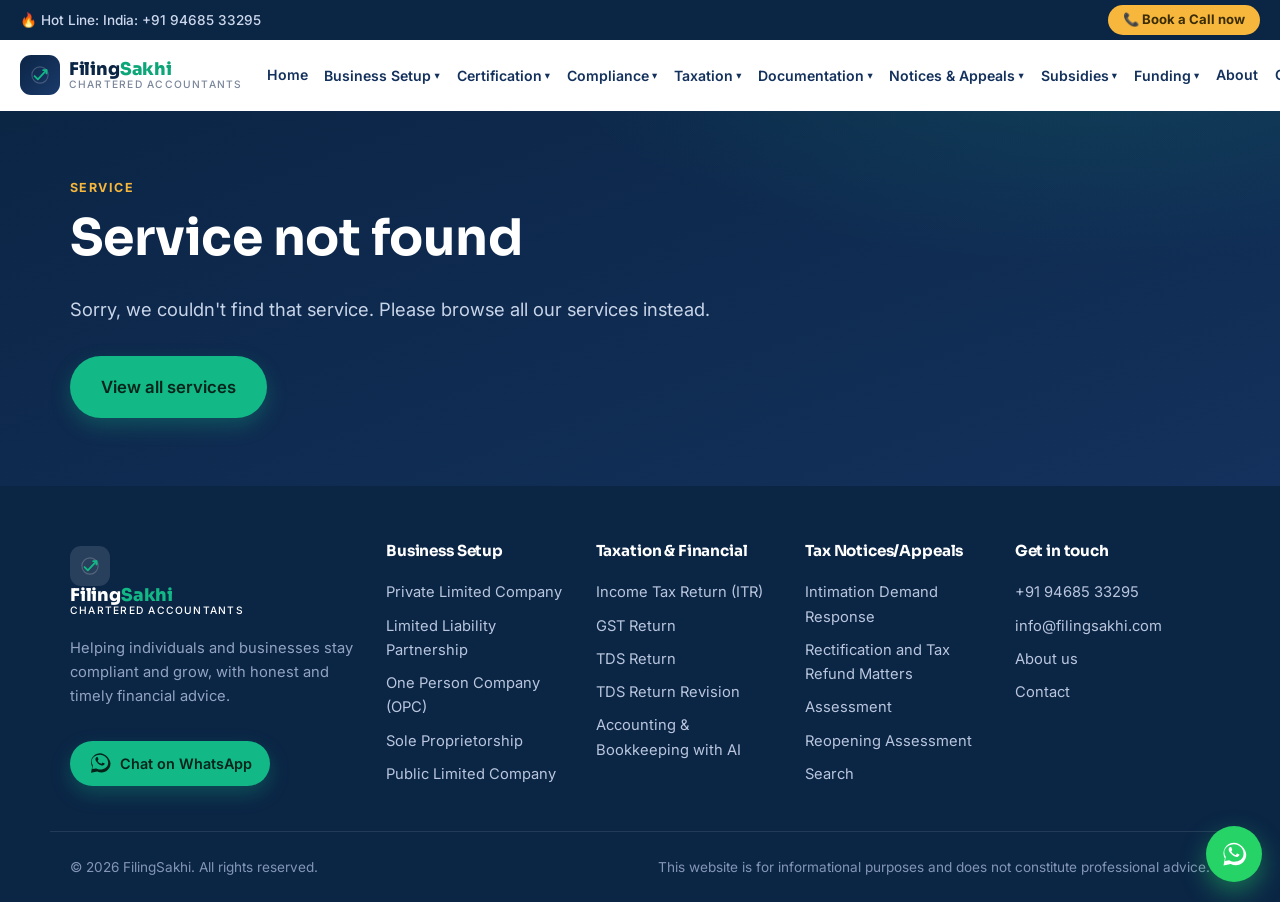
<file: service.html>
<!DOCTYPE html>
<html lang="en-IN">
<head>
  <meta charset="UTF-8" />
  <meta name="viewport" content="width=device-width, initial-scale=1.0" />
  <title>Service — FilingSakhi | Chartered Accountants</title>
  <meta name="description" content="Service details from FilingSakhi, Chartered Accountants. Enquire on WhatsApp for a quick, transparent quote." />
  <meta name="theme-color" content="#0b2545" />
  <link rel="icon" href="assets/favicon.svg" type="image/svg+xml" />
  <link rel="preconnect" href="https://fonts.googleapis.com" />
  <link rel="preconnect" href="https://fonts.gstatic.com" crossorigin />
  <link href="https://fonts.googleapis.com/css2?family=Inter:wght@400;500;600;700;800&family=Sora:wght@600;700;800&display=swap" rel="stylesheet" />
  <link rel="stylesheet" href="assets/css/style.css" />
</head>
<body>
  <header class="site-header" id="site-header-root"></header>

  <!-- Filled dynamically from the ?s=<slug> query parameter -->
  <main id="service-root"></main>

  <footer class="site-footer" id="site-footer-root"></footer>

  <a class="wa-float" data-wa href="#" aria-label="Chat on WhatsApp" title="Chat on WhatsApp">
    <svg viewBox="0 0 32 32" width="28" height="28" fill="currentColor" aria-hidden="true"><path d="M16 3C9.4 3 4 8.4 4 15c0 2.1.6 4.1 1.6 5.9L4 29l8.3-1.6c1.7.9 3.6 1.4 5.7 1.4 6.6 0 12-5.4 12-12S22.6 3 16 3zm0 21.8c-1.8 0-3.5-.5-5-1.4l-.4-.2-4.9.9.9-4.8-.2-.4c-1-1.6-1.5-3.4-1.5-5.3C4.9 9.5 9.9 4.9 16 4.9c6 0 10.9 4.9 10.9 10.9S22 24.8 16 24.8zm6-8.2c-.3-.2-1.9-1-2.2-1.1-.3-.1-.5-.2-.7.2s-.8 1.1-1 1.3c-.2.2-.4.2-.7.1-.3-.2-1.4-.5-2.6-1.6-1-.9-1.6-1.9-1.8-2.3-.2-.3 0-.5.1-.7l.5-.6c.2-.2.2-.3.3-.5.1-.2 0-.4 0-.6l-.9-2.2c-.2-.6-.5-.5-.7-.5h-.6c-.2 0-.5.1-.8.4-.3.3-1 1-1 2.5s1.1 2.9 1.2 3.1c.2.2 2.1 3.2 5.1 4.5.7.3 1.3.5 1.7.6.7.2 1.4.2 1.9.1.6-.1 1.9-.8 2.1-1.5.3-.7.3-1.4.2-1.5-.1-.2-.3-.2-.6-.4z"/></svg>
  </a>

  <script src="assets/js/main.js"></script>
</body>
</html>
</file>
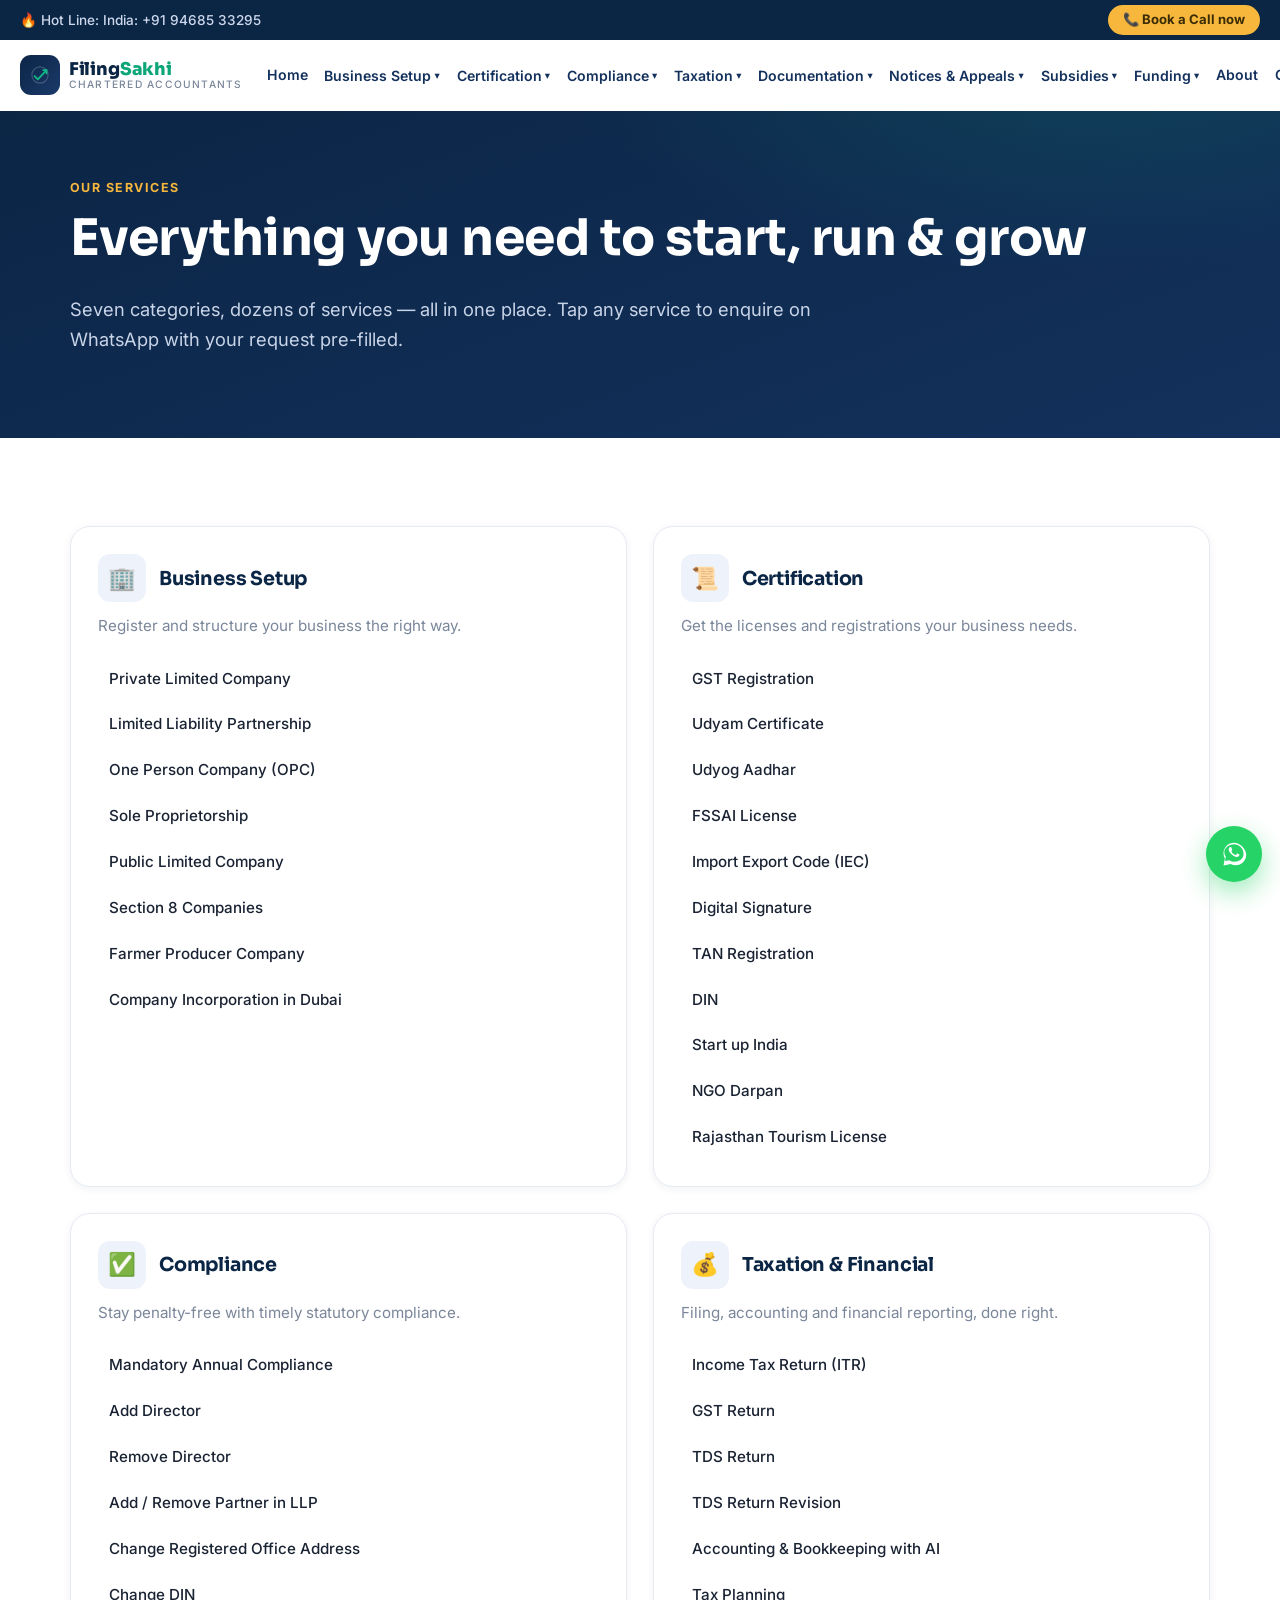
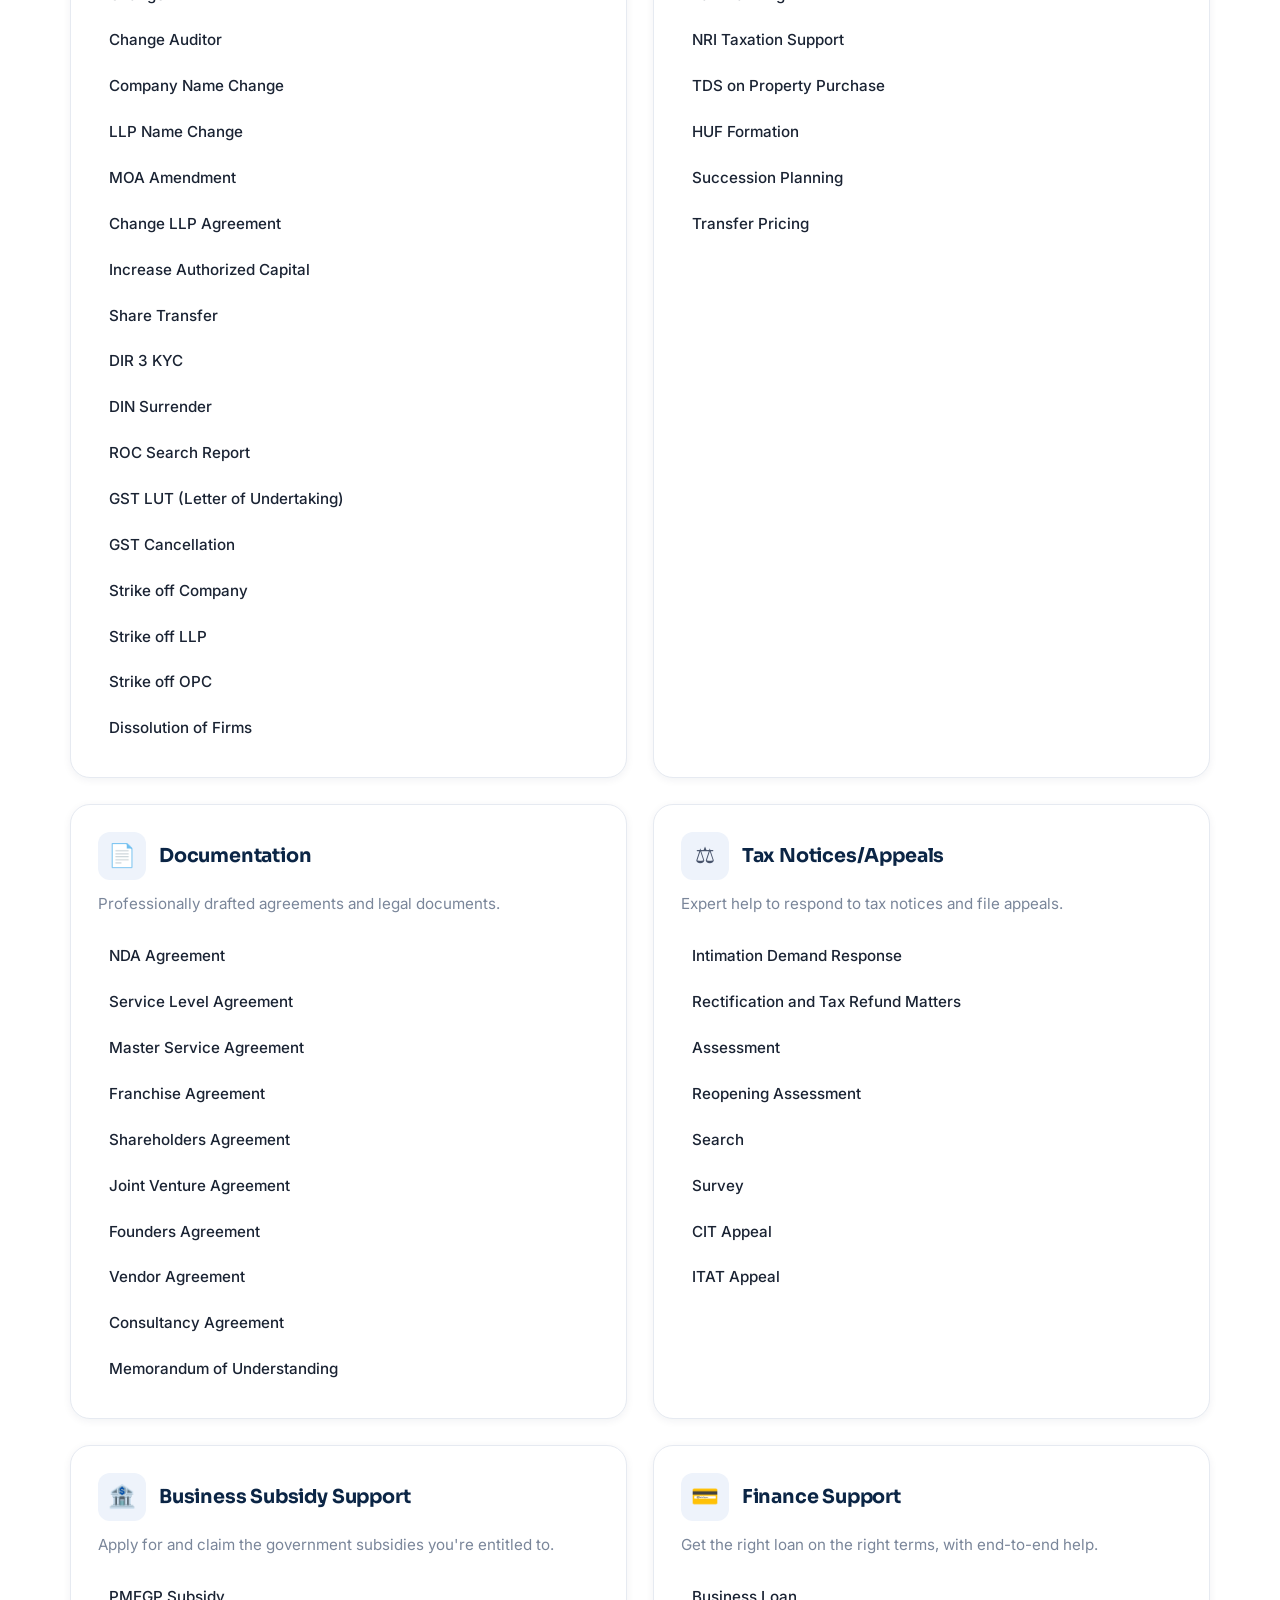
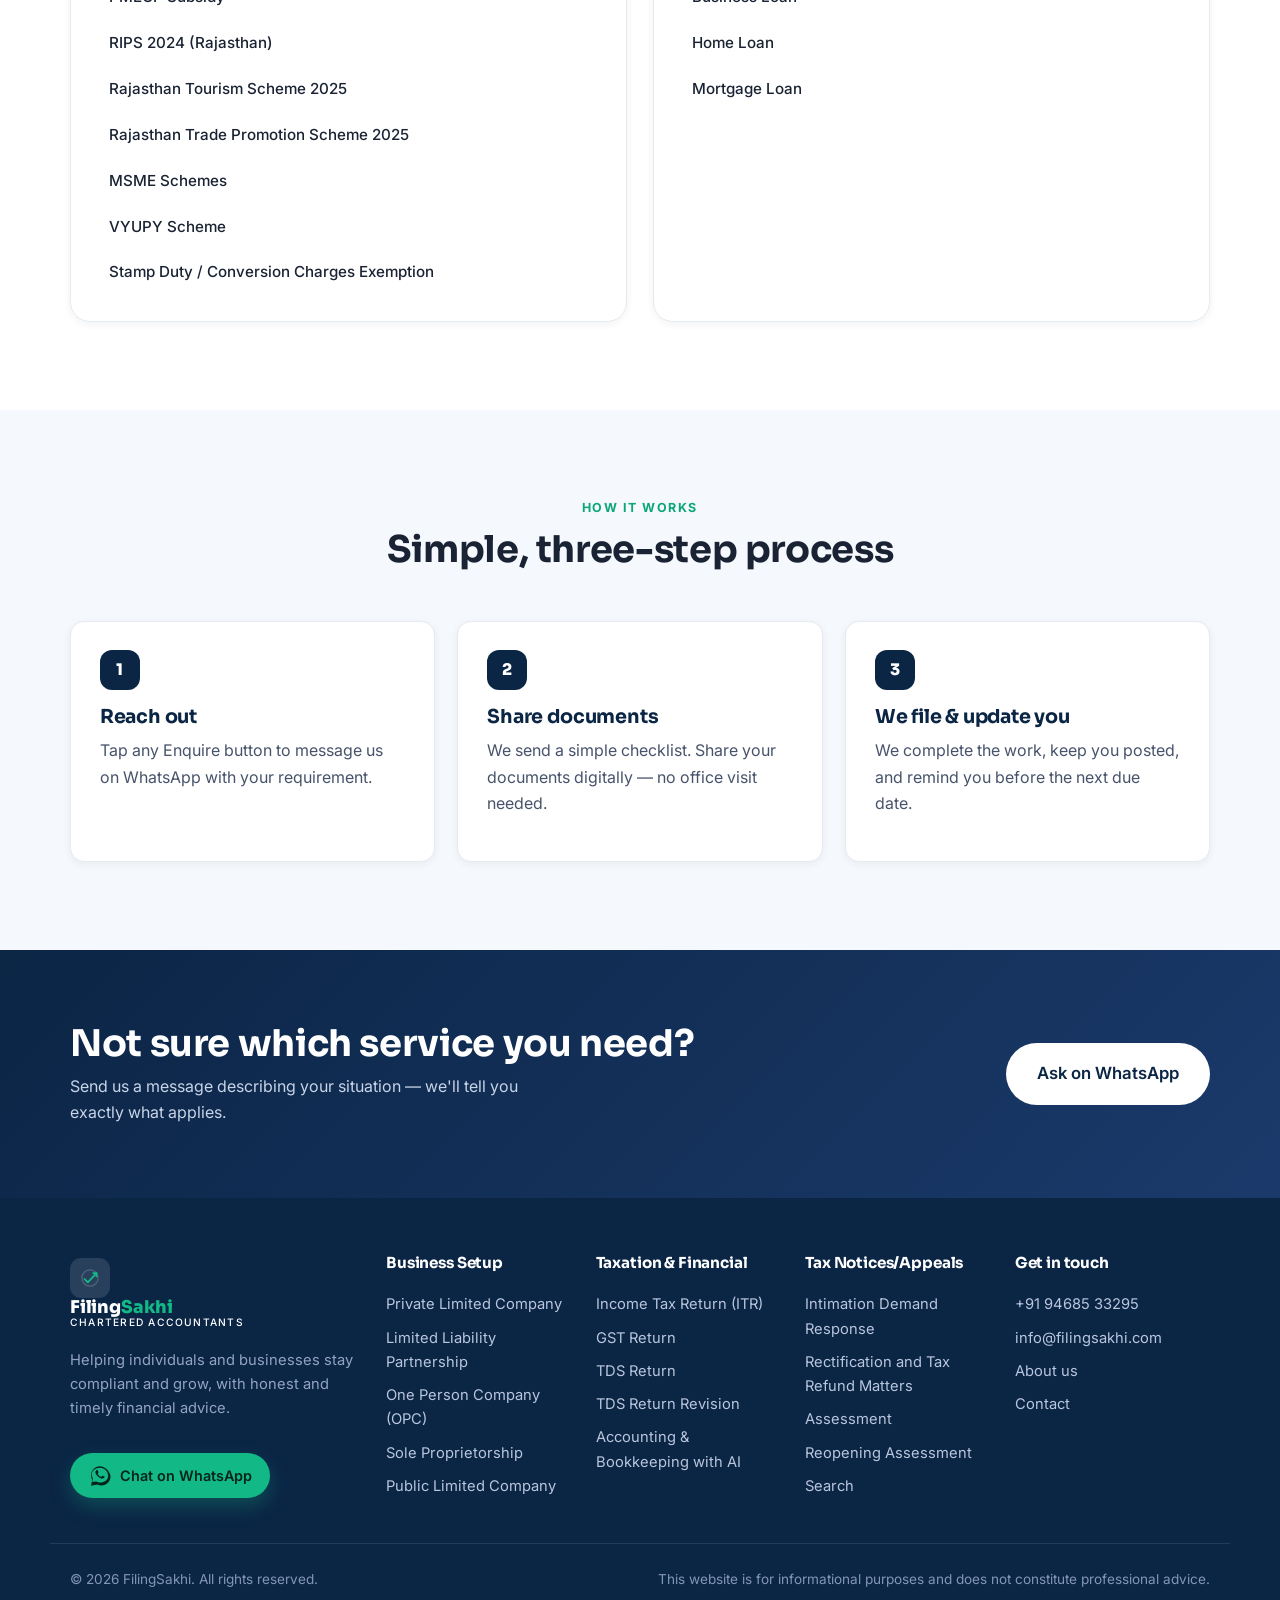
<file: services.html>
<!DOCTYPE html>
<html lang="en-IN">
<head>
  <meta charset="UTF-8" />
  <meta name="viewport" content="width=device-width, initial-scale=1.0" />
  <title>Services — FilingSakhi | Chartered Accountants</title>
  <meta name="description" content="Complete CA services: business setup, certifications, compliance, taxation & financial, documentation, tax notices & appeals, business subsidy support and finance support." />
  <meta name="theme-color" content="#0b2545" />
  <link rel="icon" href="assets/favicon.svg" type="image/svg+xml" />
  <link rel="preconnect" href="https://fonts.googleapis.com" />
  <link rel="preconnect" href="https://fonts.gstatic.com" crossorigin />
  <link href="https://fonts.googleapis.com/css2?family=Inter:wght@400;500;600;700;800&family=Sora:wght@600;700;800&display=swap" rel="stylesheet" />
  <link rel="stylesheet" href="assets/css/style.css" />
</head>
<body>
  <header class="site-header" id="site-header-root"></header>

  <main>
    <section class="page-hero">
      <div class="container">
        <p class="eyebrow">Our services</p>
        <h1>Everything you need to start, run &amp; grow</h1>
        <p class="lead">Seven categories, dozens of services — all in one place. Tap any service to enquire on WhatsApp with your request pre-filled.</p>
      </div>
    </section>

    <section class="section">
      <div class="container">
        <div id="all-services" class="services-full"></div>
      </div>
    </section>

    <section class="section section-alt">
      <div class="container">
        <div class="section-head">
          <p class="eyebrow">How it works</p>
          <h2>Simple, three-step process</h2>
        </div>
        <div class="steps">
          <div class="step"><span class="step-no">1</span><h3>Reach out</h3><p>Tap any Enquire button to message us on WhatsApp with your requirement.</p></div>
          <div class="step"><span class="step-no">2</span><h3>Share documents</h3><p>We send a simple checklist. Share your documents digitally — no office visit needed.</p></div>
          <div class="step"><span class="step-no">3</span><h3>We file &amp; update you</h3><p>We complete the work, keep you posted, and remind you before the next due date.</p></div>
        </div>
      </div>
    </section>

    <section class="cta">
      <div class="container cta-inner">
        <div>
          <h2>Not sure which service you need?</h2>
          <p>Send us a message describing your situation — we'll tell you exactly what applies.</p>
        </div>
        <a class="btn btn-white btn-lg" data-wa href="#">Ask on WhatsApp</a>
      </div>
    </section>
  </main>

  <footer class="site-footer" id="site-footer-root"></footer>

  <a class="wa-float" data-wa href="#" aria-label="Chat on WhatsApp" title="Chat on WhatsApp">
    <svg viewBox="0 0 32 32" width="28" height="28" fill="currentColor" aria-hidden="true"><path d="M16 3C9.4 3 4 8.4 4 15c0 2.1.6 4.1 1.6 5.9L4 29l8.3-1.6c1.7.9 3.6 1.4 5.7 1.4 6.6 0 12-5.4 12-12S22.6 3 16 3zm0 21.8c-1.8 0-3.5-.5-5-1.4l-.4-.2-4.9.9.9-4.8-.2-.4c-1-1.6-1.5-3.4-1.5-5.3C4.9 9.5 9.9 4.9 16 4.9c6 0 10.9 4.9 10.9 10.9S22 24.8 16 24.8zm6-8.2c-.3-.2-1.9-1-2.2-1.1-.3-.1-.5-.2-.7.2s-.8 1.1-1 1.3c-.2.2-.4.2-.7.1-.3-.2-1.4-.5-2.6-1.6-1-.9-1.6-1.9-1.8-2.3-.2-.3 0-.5.1-.7l.5-.6c.2-.2.2-.3.3-.5.1-.2 0-.4 0-.6l-.9-2.2c-.2-.6-.5-.5-.7-.5h-.6c-.2 0-.5.1-.8.4-.3.3-1 1-1 2.5s1.1 2.9 1.2 3.1c.2.2 2.1 3.2 5.1 4.5.7.3 1.3.5 1.7.6.7.2 1.4.2 1.9.1.6-.1 1.9-.8 2.1-1.5.3-.7.3-1.4.2-1.5-.1-.2-.3-.2-.6-.4z"/></svg>
  </a>

  <script src="assets/js/main.js"></script>
</body>
</html>
</file>
<file: assets/css/style.css>
/* =========================================================
   Rahul & Associates — Chartered Accountants
   Design system + responsive styles
   ========================================================= */

:root {
  --navy: #0b2545;
  --navy-2: #13315c;
  --navy-3: #1b3a6b;
  --accent: #12b886;      /* emerald */
  --accent-dark: #0ca678;
  --gold: #f6b73c;
  --ink: #1a2333;
  --body: #47536b;
  --muted: #7a869a;
  --line: #e6eaf1;
  --bg: #ffffff;
  --bg-alt: #f5f8fc;
  --bg-navy-tint: #eef3fb;
  --white: #ffffff;
  --radius: 14px;
  --radius-lg: 20px;
  --shadow-sm: 0 2px 8px rgba(11, 37, 69, .06);
  --shadow: 0 10px 30px rgba(11, 37, 69, .10);
  --shadow-lg: 0 24px 60px rgba(11, 37, 69, .16);
  --container: 1180px;
  --font: "Inter", system-ui, -apple-system, Segoe UI, Roboto, sans-serif;
  --display: "Sora", var(--font);
}

/* ---------- Reset / base ---------- */
* { box-sizing: border-box; }
html { scroll-behavior: smooth; -webkit-text-size-adjust: 100%; overflow-x: clip; }
body { overflow-x: clip; }
body {
  margin: 0;
  font-family: var(--font);
  color: var(--body);
  background: var(--bg);
  line-height: 1.65;
  font-size: 16px;
  -webkit-font-smoothing: antialiased;
}
/* Lock background scroll while the mobile menu is open (both elements, since
   mobile browsers may scroll either <html> or <body>). */
html.nav-open, body.nav-open { overflow: hidden; height: 100%; }
body.nav-open .wa-float { display: none; }
img { max-width: 100%; display: block; }
a { color: inherit; text-decoration: none; }
h1, h2, h3, h4 { font-family: var(--display); color: var(--ink); line-height: 1.2; margin: 0 0 .5em; letter-spacing: -.01em; }
h1 { font-size: clamp(2rem, 5vw, 3.15rem); }
h2 { font-size: clamp(1.6rem, 3.5vw, 2.3rem); }
h3 { font-size: 1.2rem; }
p { margin: 0 0 1rem; }

.container { width: 100%; max-width: var(--container); margin: 0 auto; padding: 0 20px; }
.center { text-align: center; margin-top: 2.5rem; }
.muted { color: var(--muted); }

.eyebrow { text-transform: uppercase; letter-spacing: .12em; font-size: .78rem; font-weight: 700; color: var(--accent-dark); margin: 0 0 .6rem; }
.lead { font-size: 1.15rem; color: var(--body); max-width: 62ch; }

/* ---------- Buttons ---------- */
.btn {
  display: inline-flex; align-items: center; justify-content: center; gap: .5rem;
  font-family: var(--font); font-weight: 600; font-size: .98rem;
  padding: .72rem 1.35rem; border-radius: 999px; border: 2px solid transparent;
  cursor: pointer; transition: transform .15s ease, box-shadow .2s ease, background .2s ease, color .2s ease;
  white-space: nowrap;
}
.btn svg { flex-shrink: 0; }
.btn:active { transform: translateY(1px); }
.btn-primary { background: var(--accent); color: #04241a; box-shadow: 0 8px 20px rgba(18,184,134,.28); }
.btn-primary:hover { background: var(--accent-dark); box-shadow: 0 10px 26px rgba(18,184,134,.36); }
.btn-ghost { background: rgba(255,255,255,.12); color: #fff; border-color: rgba(255,255,255,.35); }
.btn-ghost:hover { background: rgba(255,255,255,.22); }
.btn-outline { background: transparent; color: var(--navy); border-color: var(--line); }
.btn-outline:hover { border-color: var(--accent); color: var(--accent-dark); }
.btn-white { background: #fff; color: var(--navy); }
.btn-white:hover { box-shadow: var(--shadow); }
.btn-lg { padding: .95rem 1.8rem; font-size: 1.05rem; }
.btn-sm { padding: .55rem 1rem; font-size: .9rem; }
.btn-block { width: 100%; }

/* ---------- Header: top bar ---------- */
.site-header { position: sticky; top: 0; z-index: 60; }
.topbar { background: var(--navy); color: #cdd8ec; font-size: .85rem; }
.topbar-inner, .header-inner { max-width: 1320px; }
.topbar-inner { display: flex; align-items: center; justify-content: space-between; min-height: 40px; gap: 1rem; flex-wrap: wrap; }
.topbar-hot { font-weight: 500; }
.topbar-cta { background: var(--gold); color: #3a2c05; font-weight: 700; padding: .28rem .95rem; border-radius: 999px; font-size: .82rem; }
.topbar-cta:hover { filter: brightness(1.05); }

/* ---------- Header: main bar ---------- */
.mainbar { background: rgba(255,255,255,.96); backdrop-filter: saturate(180%) blur(10px); border-bottom: 1px solid transparent; transition: box-shadow .2s ease, border-color .2s ease; }
.mainbar.scrolled { box-shadow: var(--shadow-sm); border-color: var(--line); }
.header-inner { display: flex; align-items: center; justify-content: space-between; min-height: 70px; gap: 1rem; }

.brand { display: inline-flex; align-items: center; gap: .55rem; flex-shrink: 0; }
.brand-mark { display: grid; place-items: center; width: 40px; height: 40px; border-radius: 11px; background: linear-gradient(135deg, var(--navy), var(--navy-3)); color: #fff; font-family: var(--display); font-weight: 800; font-size: .9rem; letter-spacing: -.02em; }
.brand-logo { display: block; }
.brand-text { display: flex; flex-direction: column; font-family: var(--display); font-weight: 800; color: var(--ink); line-height: 1.05; font-size: 1.1rem; white-space: nowrap; }
.brand-text .bn { letter-spacing: -.01em; }
.brand-text .bn-a { color: var(--navy); }
.brand-text .bn-b { color: var(--accent-dark); }
.brand-text small { font-family: var(--font); font-weight: 500; font-size: .64rem; letter-spacing: .12em; text-transform: uppercase; color: var(--muted); }

/* ---------- Navigation ---------- */
.nav { display: flex; align-items: center; gap: .05rem; }
.nav-link { display: inline-flex; align-items: center; gap: .2rem; font-family: var(--font); font-weight: 600; color: var(--navy-2); font-size: .88rem; padding: .5rem .5rem; border-radius: 8px; background: none; border: 0; cursor: pointer; position: relative; white-space: nowrap; }
.nav-link:hover { color: var(--accent-dark); }
.nav-link.active { color: var(--accent-dark); }
.nav-link.active::after { content: ""; position: absolute; left: .5rem; right: .5rem; bottom: 2px; height: 2px; background: var(--accent); border-radius: 2px; }
.caret { font-size: .65rem; transition: transform .2s ease; }
/* Desktop: the top-bar "Book a Call" is the CTA, so hide the nav pill here.
   It reappears inside the mobile off-canvas menu (see media query). */
.nav-cta { display: none; color: #04241a; }

/* Mega menu (desktop) */
.nav-item { position: static; }
.mega { position: absolute; left: 0; right: 0; top: 100%; background: #fff; border-top: 1px solid var(--line); box-shadow: var(--shadow-lg); opacity: 0; visibility: hidden; transform: translateY(6px); transition: opacity .16s ease, transform .16s ease, visibility .16s; z-index: 55; }
.nav-item.has-mega:hover > .mega,
.nav-item.has-mega:focus-within > .mega { opacity: 1; visibility: visible; transform: translateY(0); }
.nav-item.has-mega:hover .caret { transform: rotate(180deg); }
.mega-inner { padding: 1.6rem 20px 1.9rem; }
.mega-head { display: flex; align-items: center; gap: .8rem; margin-bottom: 1.2rem; padding-bottom: 1rem; border-bottom: 1px solid var(--line); }
.mega-ico { width: 44px; height: 44px; border-radius: 12px; background: var(--bg-navy-tint); display: grid; place-items: center; font-size: 1.4rem; }
.mega-head strong { display: block; font-family: var(--display); color: var(--navy); font-size: 1.15rem; }
.mega-head span { color: var(--muted); font-size: .9rem; }
.mega-grid { display: grid; grid-template-columns: repeat(4, 1fr); gap: .35rem 1.5rem; }
.mega-grid a { color: var(--body); font-size: .92rem; padding: .45rem .55rem; border-radius: 8px; font-weight: 500; transition: background .15s ease, color .15s ease; }
.mega-grid a:hover { background: var(--bg-alt); color: var(--accent-dark); }

/* Hamburger */
.nav-toggle { display: none; flex-direction: column; gap: 5px; background: none; border: 0; padding: 8px; cursor: pointer; }
.nav-toggle span { width: 26px; height: 2px; background: var(--navy); border-radius: 2px; transition: transform .25s ease, opacity .2s ease; }
.nav-toggle.open span:nth-child(1) { transform: translateY(7px) rotate(45deg); }
.nav-toggle.open span:nth-child(2) { opacity: 0; }
.nav-toggle.open span:nth-child(3) { transform: translateY(-7px) rotate(-45deg); }

/* ---------- Hero ---------- */
.hero {
  background:
    radial-gradient(1200px 500px at 80% -10%, rgba(18,184,134,.18), transparent 60%),
    linear-gradient(160deg, var(--navy) 0%, var(--navy-2) 60%, var(--navy-3) 100%);
  color: #e9eef7; padding: clamp(1.8rem, 3.5vw, 2.8rem) 0 clamp(2rem, 3.5vw, 2.8rem); overflow: hidden;
}
.hero-inner { display: grid; grid-template-columns: 1.2fr .9fr; gap: 3rem; align-items: center; }
.hero-copy h1 { color: #fff; font-size: clamp(1.9rem, 4vw, 2.6rem); margin-bottom: .55rem; }
.hero-copy .eyebrow { color: var(--gold); margin-bottom: .5rem; }
.hero-copy .lead { color: #c8d4e8; margin-bottom: 0; }
.hero-actions { display: flex; flex-wrap: wrap; gap: .9rem; margin: 1.3rem 0 1.1rem; }
.hero-badges { list-style: none; display: flex; flex-wrap: wrap; gap: 1.2rem; padding: 0; margin: 0; color: #aebfd8; font-size: .92rem; font-weight: 500; }

.hero-card { background: rgba(255,255,255,.08); border: 1px solid rgba(255,255,255,.16); border-radius: var(--radius-lg); padding: 1.6rem; box-shadow: var(--shadow-lg); backdrop-filter: blur(6px); }
.hc-row { display: flex; justify-content: space-between; align-items: center; padding: .8rem 0; border-bottom: 1px solid rgba(255,255,255,.12); color: #dbe4f3; font-weight: 500; }
.hc-row:last-of-type { border-bottom: 0; }
.hc-row .ok { color: #6ee7b7; font-weight: 600; font-size: .9rem; }
.hc-bar { height: 8px; border-radius: 999px; background: rgba(255,255,255,.16); margin-top: 1rem; overflow: hidden; }
.hc-bar i { display: block; height: 100%; background: linear-gradient(90deg, var(--accent), #6ee7b7); border-radius: 999px; }
.hc-note { margin: .6rem 0 0; color: #9fb2d0; font-size: .85rem; }

/* ---------- Stats strip ---------- */
.stats { background: var(--white); margin-top: -2.5rem; }
.stats-grid { display: grid; grid-template-columns: repeat(4, 1fr); gap: 1rem; background: #fff; border: 1px solid var(--line); border-radius: var(--radius-lg); box-shadow: var(--shadow); padding: 1.6rem 1rem; position: relative; z-index: 2; }
.stats-grid > div { text-align: center; }
.stats-grid strong { display: block; font-family: var(--display); font-size: 1.9rem; color: var(--navy); }
.stats-grid span { color: var(--muted); font-size: .9rem; }

/* ---------- Sections ---------- */
.section { padding: clamp(3.5rem, 7vw, 5.5rem) 0; }
.section-alt { background: var(--bg-alt); }
.section-head { text-align: center; max-width: 720px; margin: 0 auto 3rem; }
.section-sub { color: var(--body); font-size: 1.08rem; }

/* ---------- Core expertise (home highlight) ---------- */
.core-grid { display: grid; grid-template-columns: repeat(3, 1fr); gap: 1.5rem; }
.core-card { position: relative; background: #fff; border: 1px solid var(--line); border-top: 4px solid var(--accent); border-radius: var(--radius-lg); padding: 1.9rem 1.7rem; box-shadow: var(--shadow); transition: transform .18s ease, box-shadow .2s ease; }
.core-card:hover { transform: translateY(-5px); box-shadow: var(--shadow-lg); }
.core-badge { position: absolute; top: 1.2rem; right: 1.2rem; background: var(--bg-navy-tint); color: var(--accent-dark); font-size: .68rem; font-weight: 700; text-transform: uppercase; letter-spacing: .08em; padding: .28rem .6rem; border-radius: 999px; }
.core-ico { display: inline-grid; place-items: center; width: 56px; height: 56px; border-radius: 15px; background: var(--bg-navy-tint); font-size: 1.7rem; margin-bottom: 1rem; }
.core-card h3 { color: var(--navy); font-size: 1.3rem; margin-bottom: .5rem; }
.core-card > p { font-size: .96rem; margin-bottom: 1.1rem; }
.core-list { list-style: none; padding: 0; margin: 0 0 1.2rem; display: grid; gap: .4rem; }
.core-list a { color: var(--navy-2); font-weight: 500; font-size: .93rem; display: inline-flex; align-items: center; gap: .45rem; }
.core-list a::before { content: "›"; color: var(--accent-dark); font-weight: 800; }
.core-list a:hover { color: var(--accent-dark); }
.core-link { font-weight: 700; color: var(--accent-dark); font-size: .95rem; }
.core-link:hover { color: var(--navy); }
.svc-card { scroll-margin-top: 120px; }
@media (max-width: 960px) { .core-grid { grid-template-columns: 1fr; max-width: 520px; margin: 0 auto; } }

/* ---------- Home services showcase ---------- */
.services-showcase { display: grid; gap: 1.4rem; }
.svc-block { background: #fff; border: 1px solid var(--line); border-radius: var(--radius-lg); padding: 1.6rem 1.7rem; box-shadow: var(--shadow-sm); }
.svc-block-head { display: flex; align-items: center; gap: .85rem; margin-bottom: 1.1rem; }
.svc-ico { width: 48px; height: 48px; border-radius: 12px; background: var(--bg-navy-tint); display: grid; place-items: center; font-size: 1.4rem; flex-shrink: 0; }
.svc-block-head h3 { color: var(--navy); margin: 0; font-size: 1.2rem; }
.svc-block-head p { margin: .1rem 0 0; color: var(--muted); font-size: .92rem; }
.svc-chips { display: flex; flex-wrap: wrap; gap: .5rem; }
.svc-chip { display: inline-flex; align-items: center; background: var(--bg-alt); border: 1px solid var(--line); color: var(--navy-2); font-size: .88rem; font-weight: 500; padding: .5rem .85rem; border-radius: 999px; transition: background .15s ease, color .15s ease, border-color .15s ease, transform .12s ease; }
.svc-chip:hover { background: var(--accent); border-color: var(--accent); color: #04241a; transform: translateY(-2px); }

/* ---------- Full services page ---------- */
.services-full { display: grid; grid-template-columns: repeat(2, 1fr); gap: 1.6rem; }
.svc-card { background: #fff; border: 1px solid var(--line); border-radius: var(--radius-lg); padding: 1.7rem; box-shadow: var(--shadow-sm); }
.svc-card-head { display: flex; align-items: center; gap: .8rem; }
.svc-card-head h3 { margin: 0; color: var(--navy); }
.svc-card-blurb { color: var(--muted); font-size: .95rem; margin: .7rem 0 1.1rem; }
.svc-list { list-style: none; margin: 0; padding: 0; display: grid; gap: .1rem; }
.svc-list a { display: flex; align-items: center; justify-content: space-between; gap: 1rem; padding: .6rem .7rem; border-radius: 10px; color: var(--ink); font-weight: 500; font-size: .95rem; transition: background .15s ease; }
.svc-list a:hover { background: var(--bg-alt); }
.svc-list em { color: var(--accent-dark); font-style: normal; font-weight: 700; font-size: .85rem; opacity: 0; transform: translateX(-4px); transition: opacity .15s ease, transform .15s ease; white-space: nowrap; }
.svc-list a:hover em { opacity: 1; transform: translateX(0); }

/* ---------- Cards (generic) ---------- */
.cards { display: grid; grid-template-columns: repeat(3, 1fr); gap: 1.4rem; }
.card { background: #fff; border: 1px solid var(--line); border-radius: var(--radius); padding: 1.7rem; box-shadow: var(--shadow-sm); transition: transform .18s ease, box-shadow .2s ease, border-color .2s ease; }
.card:hover { transform: translateY(-4px); box-shadow: var(--shadow); border-color: #d5deeb; }
.card-icon { width: 52px; height: 52px; border-radius: 14px; display: grid; place-items: center; font-size: 1.5rem; background: var(--bg-navy-tint); margin-bottom: 1rem; }
.card h3 { color: var(--navy); }
.card p { margin-bottom: 0; font-size: .96rem; }

/* ---------- Split section ---------- */
.split { display: grid; grid-template-columns: 1.05fr .95fr; gap: 3rem; align-items: center; }
.split-copy h2 { color: var(--navy); }
.checklist { list-style: none; padding: 0; margin: 1.4rem 0; display: grid; gap: .7rem; }
.checklist li { position: relative; padding-left: 1.9rem; font-weight: 500; color: var(--ink); }
.checklist li::before { content: "✓"; position: absolute; left: 0; top: 0; width: 1.35rem; height: 1.35rem; background: var(--accent); color: #04241a; border-radius: 50%; display: grid; place-items: center; font-size: .8rem; font-weight: 800; }
.split-media { display: grid; grid-template-columns: 1fr 1fr; gap: 1rem; }
.feature-tile { background: #fff; border: 1px solid var(--line); border-radius: var(--radius); padding: 1.4rem; box-shadow: var(--shadow-sm); text-align: center; }
.feature-tile strong { display: block; font-family: var(--display); font-size: 1.6rem; color: var(--navy); margin-bottom: .2rem; }
.feature-tile span { color: var(--muted); font-size: .88rem; }

/* ---------- Team (About page) ---------- */
.team-grid { display: grid; grid-template-columns: repeat(3, 1fr); gap: 1.4rem; }
.team-card { background: #fff; border: 1px solid var(--line); border-radius: var(--radius); padding: 1.7rem 1.5rem; box-shadow: var(--shadow-sm); text-align: center; transition: transform .18s ease, box-shadow .2s ease; }
.team-card:hover { transform: translateY(-4px); box-shadow: var(--shadow); }
.avatar { width: 72px; height: 72px; border-radius: 50%; margin: 0 auto 1rem; display: grid; place-items: center; font-family: var(--display); font-weight: 800; font-size: 1.4rem; color: #fff; background: linear-gradient(135deg, var(--navy), var(--navy-3)); letter-spacing: -.01em; }
.team-card:nth-child(even) .avatar { background: linear-gradient(135deg, var(--accent-dark), var(--accent)); color: #04241a; }
.team-card h3 { color: var(--navy); font-size: 1.1rem; margin: 0 0 .2rem; }
.team-card .creds { color: var(--accent-dark); font-weight: 700; font-size: .78rem; text-transform: uppercase; letter-spacing: .05em; margin: 0 0 .7rem; }
.team-card p { font-size: .93rem; margin: 0; }
.team-note { text-align: center; color: var(--body); max-width: 760px; margin: 2rem auto 0; font-size: 1rem; }

/* Mission / Vision duo */
.duo { display: grid; grid-template-columns: 1fr 1fr; gap: 1.4rem; }
.duo-card { padding: 2rem; }
.duo-card h3 { font-size: 1.3rem; }

@media (max-width: 860px) { .team-grid { grid-template-columns: 1fr 1fr; } }
@media (max-width: 720px) { .duo { grid-template-columns: 1fr; } }
@media (max-width: 560px) { .team-grid { grid-template-columns: 1fr; } }

/* ---------- Steps ---------- */
.steps { display: grid; grid-template-columns: repeat(3, 1fr); gap: 1.4rem; }
.step { background: #fff; border: 1px solid var(--line); border-radius: var(--radius); padding: 1.8rem; box-shadow: var(--shadow-sm); }
.step-no { display: grid; place-items: center; width: 40px; height: 40px; border-radius: 12px; background: var(--navy); color: #fff; font-family: var(--display); font-weight: 800; margin-bottom: .9rem; }
.step h3 { color: var(--navy); }

/* ---------- Testimonials ---------- */
.quote { background: #fff; border: 1px solid var(--line); border-left: 4px solid var(--accent); border-radius: var(--radius); padding: 1.7rem; margin: 0; box-shadow: var(--shadow-sm); }
.quote p { font-size: 1.02rem; color: var(--ink); font-style: italic; }
.quote footer { color: var(--muted); font-weight: 600; font-style: normal; }

/* ---------- CTA ---------- */
.cta { background: linear-gradient(135deg, var(--navy), var(--navy-3)); color: #fff; padding: clamp(3rem, 6vw, 4.5rem) 0; }
.cta-inner { display: flex; align-items: center; justify-content: space-between; gap: 2rem; flex-wrap: wrap; }
.cta h2 { color: #fff; margin-bottom: .4rem; }
.cta p { color: #c8d4e8; margin: 0; max-width: 48ch; }

/* ---------- Page hero (inner pages) ---------- */
.page-hero { background: radial-gradient(900px 380px at 85% -20%, rgba(18,184,134,.16), transparent 60%), linear-gradient(160deg, var(--navy), var(--navy-2)); color: #e9eef7; padding: clamp(2.6rem, 6vw, 4.2rem) 0; }
.page-hero h1 { color: #fff; }
.page-hero .lead { color: #c8d4e8; }
.page-hero .eyebrow { color: var(--gold); }

/* ---------- Contact ---------- */
.contact-layout { display: grid; grid-template-columns: 1.15fr .85fr; gap: 2.5rem; align-items: start; }
.contact-form-wrap { background: #fff; border: 1px solid var(--line); border-radius: var(--radius-lg); padding: 2rem; box-shadow: var(--shadow); }
.contact-form-wrap h2 { color: var(--navy); font-size: 1.5rem; }
.wa-form, .enquiry-form { display: grid; gap: 1.1rem; margin-top: 1.2rem; }
.field { display: grid; gap: .4rem; }
.field label { font-weight: 600; font-size: .9rem; color: var(--ink); }
.field input, .field select, .field textarea { font-family: var(--font); font-size: 1rem; color: var(--ink); padding: .8rem .9rem; border: 1.5px solid var(--line); border-radius: 10px; background: #fbfcfe; transition: border-color .15s ease, box-shadow .15s ease; width: 100%; }
.field input:focus, .field select:focus, .field textarea:focus { outline: none; border-color: var(--accent); box-shadow: 0 0 0 3px rgba(18,184,134,.15); }
.field textarea { resize: vertical; }
.form-hint { font-size: .88rem; color: var(--accent-dark); min-height: 1.2em; margin: .2rem 0 0; text-align: center; }
.form-hint.ok { color: var(--accent-dark); font-weight: 600; }
.form-hint.err { color: #d6336c; }

.contact-info { background: var(--bg-alt); border: 1px solid var(--line); border-radius: var(--radius-lg); padding: 2rem; }
.contact-info h2 { color: var(--navy); font-size: 1.4rem; }
.info-list { list-style: none; padding: 0; margin: 1.2rem 0 1.6rem; display: grid; gap: 1.1rem; }
.info-list li { display: flex; gap: .9rem; align-items: flex-start; }
.info-ico { width: 40px; height: 40px; border-radius: 10px; background: #fff; border: 1px solid var(--line); display: grid; place-items: center; font-size: 1.1rem; flex-shrink: 0; }
.info-list strong { display: block; color: var(--ink); font-size: .95rem; }
.info-list a { color: var(--accent-dark); font-weight: 600; }
.info-list span { color: var(--body); font-size: .95rem; }
.info-note { display: block; margin-top: .35rem; color: var(--muted, #6b7a90); font-size: .82rem; font-style: italic; line-height: 1.4; }

/* ---------- Service info page ---------- */
.breadcrumb { display: flex; flex-wrap: wrap; align-items: center; gap: .45rem; font-size: .85rem; color: #aebfd8; margin-bottom: 1rem; }
.breadcrumb a { color: #c8d4e8; }
.breadcrumb a:hover { color: #fff; }
.breadcrumb em { color: var(--gold); font-style: normal; font-weight: 600; }

/* Compact single-column service hero (enquiry card lives in the sidebar) */
.service-hero { padding: 1.5rem 0 1.8rem; }
.service-hero h1 { font-size: clamp(1.7rem, 3.4vw, 2.3rem); margin: .3rem 0 .5rem; }
.service-hero .lead { font-size: 1.05rem; }
.service-hero .hero-actions { margin-top: 1.2rem; }
.enquire-card h3 { font-size: 1.15rem; margin-bottom: .35rem; }
.enquire-card .muted { font-size: .9rem; margin-bottom: .2rem; }
.enquire-card .enquiry-form { gap: .7rem; margin-top: .9rem; }
.enquire-card .field label { font-size: .85rem; }
.enquire-card .field input, .enquire-card .field textarea { padding: .6rem .75rem; font-size: .95rem; }

.service-layout { display: grid; grid-template-columns: 1fr 340px; gap: 2.5rem; align-items: start; }
.service-main h2 { color: var(--navy); font-size: 1.4rem; margin: 2rem 0 .8rem; }
.service-main h2:first-child { margin-top: 0; }
.service-main > p { font-size: 1.03rem; }

.ticklist { list-style: none; padding: 0; margin: 0 0 .5rem; display: grid; grid-template-columns: 1fr 1fr; gap: .55rem 1.5rem; }
.ticklist li { position: relative; padding-left: 1.7rem; color: var(--ink); font-weight: 500; font-size: .96rem; }
.ticklist li::before { content: "✓"; position: absolute; left: 0; top: .05rem; width: 1.25rem; height: 1.25rem; background: var(--accent); color: #04241a; border-radius: 50%; display: grid; place-items: center; font-size: .72rem; font-weight: 800; }
.doclist li::before { content: "📄"; background: var(--bg-navy-tint); }

.steps-compact { grid-template-columns: repeat(3, 1fr); }
.steps-compact .step { padding: 1.3rem; }

.faqs { display: grid; gap: .7rem; }
.faq { background: #fff; border: 1px solid var(--line); border-radius: var(--radius); padding: 0 1.1rem; box-shadow: var(--shadow-sm); }
.faq summary { cursor: pointer; font-weight: 600; color: var(--navy); padding: 1rem 0; list-style: none; display: flex; justify-content: space-between; align-items: center; gap: 1rem; }
.faq summary::-webkit-details-marker { display: none; }
.faq summary::after { content: "+"; font-size: 1.3rem; color: var(--accent-dark); font-weight: 400; line-height: 1; }
.faq[open] summary::after { content: "–"; }
.faq p { margin: 0 0 1rem; color: var(--body); font-size: .96rem; }

.service-side { position: sticky; top: 130px; display: grid; gap: 1.2rem; }
.side-card { background: #fff; border: 1px solid var(--line); border-radius: var(--radius-lg); padding: 1.5rem; box-shadow: var(--shadow); }
.side-card h3 { color: var(--navy); font-size: 1.15rem; }
.side-facts { list-style: none; padding: 0; margin: 1.2rem 0 0; display: grid; gap: .6rem; font-size: .92rem; color: var(--ink); font-weight: 500; }
.side-facts li { display: flex; gap: .5rem; align-items: center; }
.side-facts span { color: var(--accent-dark); font-weight: 800; }
.related-links { display: grid; gap: .1rem; margin-top: .6rem; }
.related-links a { padding: .5rem .1rem; color: var(--body); font-weight: 500; font-size: .93rem; border-bottom: 1px solid var(--line); }
.related-links a:last-child { border-bottom: 0; }
.related-links a:hover { color: var(--accent-dark); }

@media (max-width: 900px) {
  .service-layout { grid-template-columns: 1fr; }
  .service-side { position: static; }
  .steps-compact { grid-template-columns: 1fr; }
}
@media (max-width: 560px) {
  .ticklist { grid-template-columns: 1fr; }
}

/* ---------- Footer ---------- */
.site-footer { background: var(--navy); color: #b9c6dd; padding: 3.5rem 0 1.5rem; }
.footer-grid { display: grid; grid-template-columns: 1.6fr 1fr 1fr 1fr 1.1fr; gap: 2rem; padding-bottom: 2.5rem; border-bottom: 1px solid rgba(255,255,255,.1); }
.footer-brand-col .btn { margin-top: 1rem; }
.brand-footer .brand-mark { background: rgba(255,255,255,.12); }
.brand-footer .brand-text, .brand-footer .brand-text small { color: #fff; }
.brand-footer .brand-text .bn-a { color: #fff; }
.brand-footer .brand-text .bn-b { color: var(--accent); }
.footer-about { margin-top: 1rem; font-size: .92rem; color: #93a4c2; max-width: 34ch; }
.footer-grid h4 { color: #fff; font-size: .95rem; margin-bottom: 1rem; }
.footer-grid a:not(.btn) { display: block; color: #b9c6dd; padding: .28rem 0; font-size: .92rem; }
.footer-grid a:not(.btn):hover { color: var(--accent); }
.footer-bottom { display: flex; justify-content: space-between; gap: 1rem; flex-wrap: wrap; padding-top: 1.5rem; font-size: .85rem; color: #8496b6; }
.footer-bottom p { margin: 0; }

/* ---------- Floating WhatsApp ---------- */
.wa-float { position: fixed; right: 18px; bottom: 18px; z-index: 70; width: 56px; height: 56px; border-radius: 50%; background: #25d366; color: #fff; display: grid; place-items: center; box-shadow: 0 10px 26px rgba(37,211,102,.45); transition: transform .18s ease, box-shadow .2s ease; }
.wa-float:hover { transform: scale(1.08); box-shadow: 0 14px 32px rgba(37,211,102,.55); }

/* ---------- Responsive ---------- */
@media (max-width: 1080px) {
  .mega-grid { grid-template-columns: repeat(3, 1fr); }
}

@media (max-width: 960px) {
  .hero-inner { grid-template-columns: 1fr; gap: 2rem; }
  .hero-card { max-width: 420px; }
  .split { grid-template-columns: 1fr; gap: 2rem; }
  .cards { grid-template-columns: repeat(2, 1fr); }
  .services-full { grid-template-columns: 1fr; }
  .steps { grid-template-columns: 1fr; }
  .contact-layout { grid-template-columns: 1fr; }
  .footer-grid { grid-template-columns: 1fr 1fr; }
}

/* Mobile / tablet nav breakpoint (matches JS matchMedia 1200px) */
@media (max-width: 1200px) {
  .nav-toggle { display: flex; }
  /* IMPORTANT: backdrop-filter on an ancestor would trap position:fixed inside
     it. Disable it on mobile so the slide-in menu is viewport-relative. */
  .mainbar { backdrop-filter: none; -webkit-backdrop-filter: none; background: #fff; }
  .nav {
    position: fixed; top: 110px; left: 0; right: 0; bottom: 0; /* JS sets exact top */
    flex-direction: column; align-items: stretch; gap: 0;
    background: #fff; padding: .5rem 20px 3rem; overflow-y: auto;
    -webkit-overflow-scrolling: touch; overscroll-behavior: contain;
    transform: translateX(100%); transition: transform .28s ease; z-index: 55;
    box-shadow: var(--shadow); height: auto;
  }
  .nav.open { transform: translateX(0); }
  .nav > .nav-link { padding: .95rem .2rem; border-bottom: 1px solid var(--line); border-radius: 0; font-size: 1rem; }
  .nav > .nav-link.active::after { display: none; }
  .nav-cta { display: inline-flex; justify-content: center; margin: 1rem 0 0; }

  /* Accordion mega on mobile */
  .nav-item.has-mega { border-bottom: 1px solid var(--line); }
  .nav-mega-toggle { width: 100%; justify-content: space-between; padding: .95rem .2rem; font-size: 1rem; }
  .mega {
    position: static; opacity: 1; visibility: visible; transform: none;
    box-shadow: none; border-top: 0; max-height: 0; overflow: hidden;
    transition: max-height .3s ease;
  }
  .nav-item.has-mega.open > .mega { max-height: 1400px; }
  .nav-item.has-mega.open .caret { transform: rotate(180deg); }
  .mega-inner { padding: 0 0 1rem; }
  .mega-head { display: none; }
  .mega-grid { grid-template-columns: 1fr 1fr; gap: 0; }
  .mega-grid a { padding: .55rem .4rem; font-size: .88rem; }
}

@media (max-width: 720px) {
  .stats-grid { grid-template-columns: repeat(2, 1fr); gap: 1.4rem; }
  .cards { grid-template-columns: 1fr; }
  .split-media { grid-template-columns: 1fr 1fr; }
  .cta-inner { flex-direction: column; align-items: flex-start; }
  .footer-grid { grid-template-columns: 1fr; gap: 1.6rem; }
  .footer-bottom { flex-direction: column; }
  .hero-badges { gap: .5rem 1.2rem; }
  .topbar-inner { justify-content: center; text-align: center; min-height: 0; padding: .35rem 0; }
}

@media (max-width: 420px) {
  .brand-text { font-size: .95rem; }
  .split-media { grid-template-columns: 1fr; }
  .mega-grid { grid-template-columns: 1fr; }
}

/* ---------- Reduced motion ---------- */
@media (prefers-reduced-motion: reduce) {
  * { scroll-behavior: auto !important; transition: none !important; }
}
</file>
